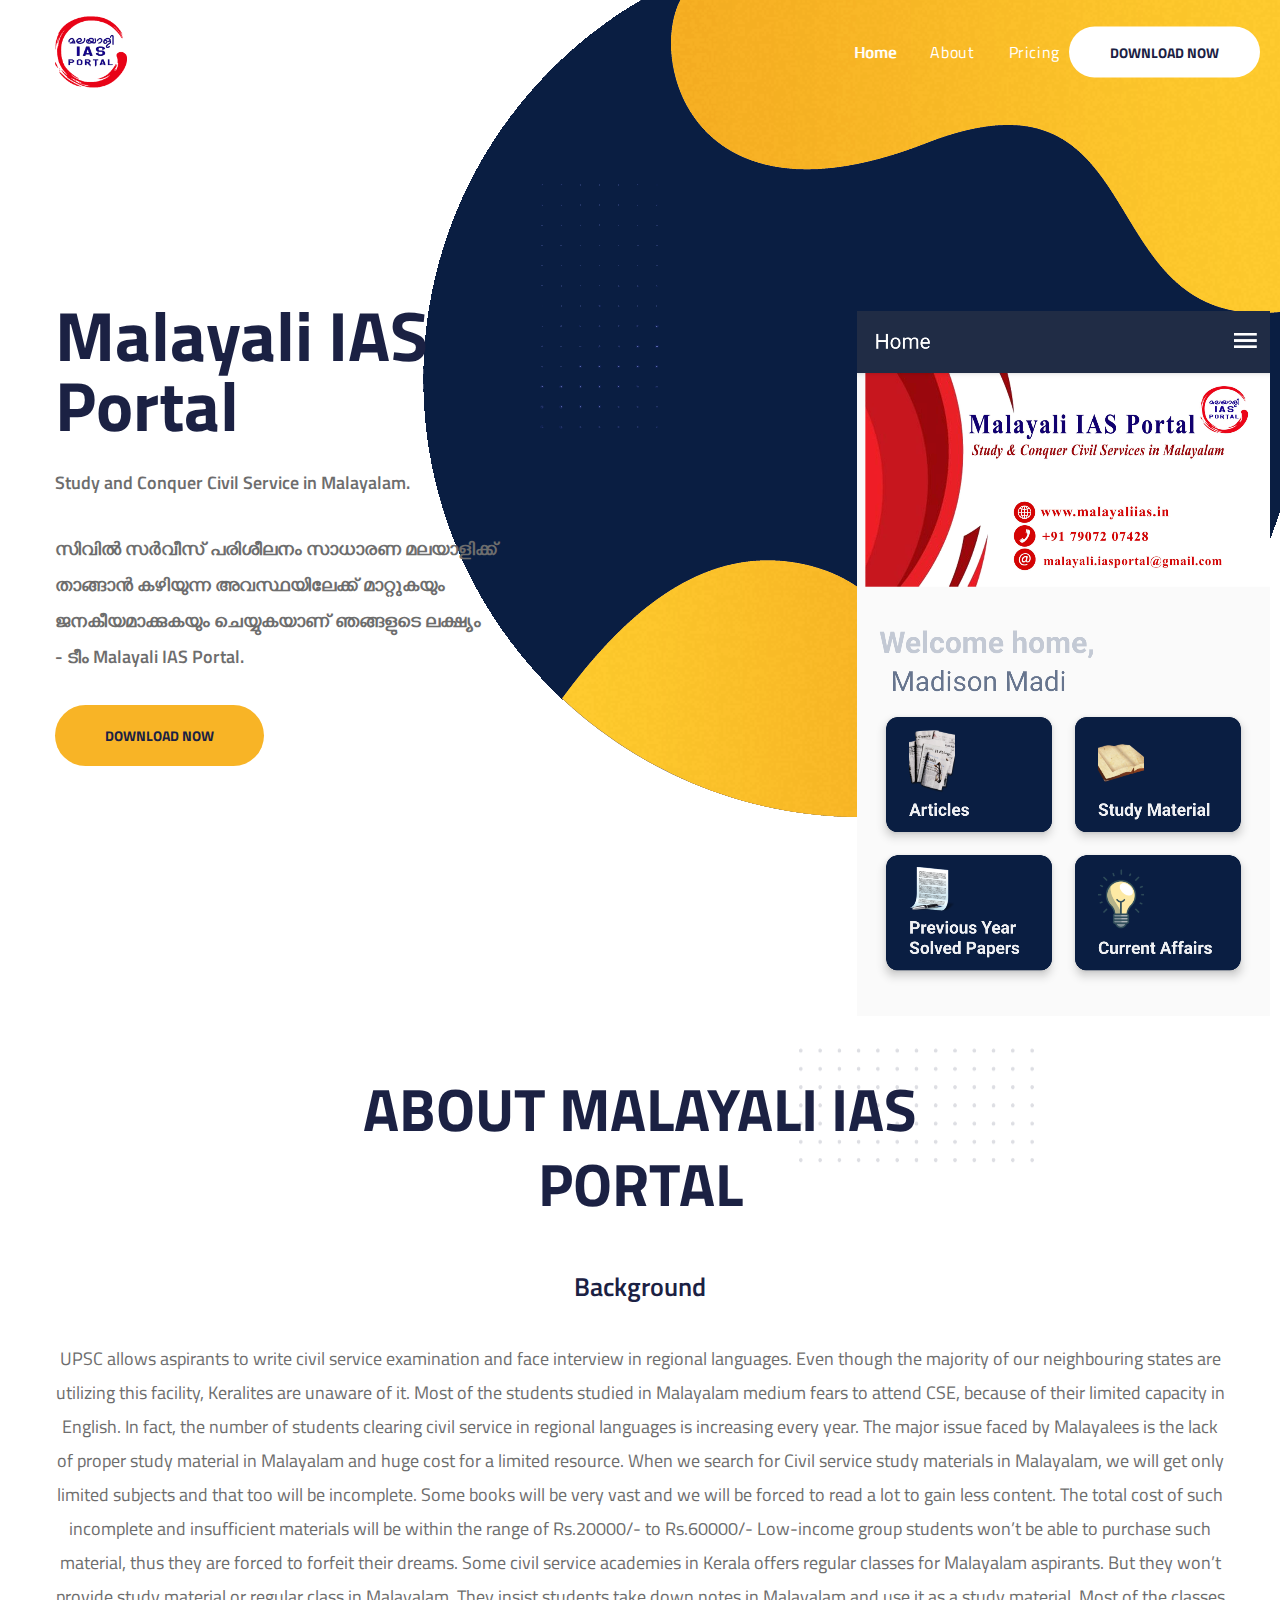
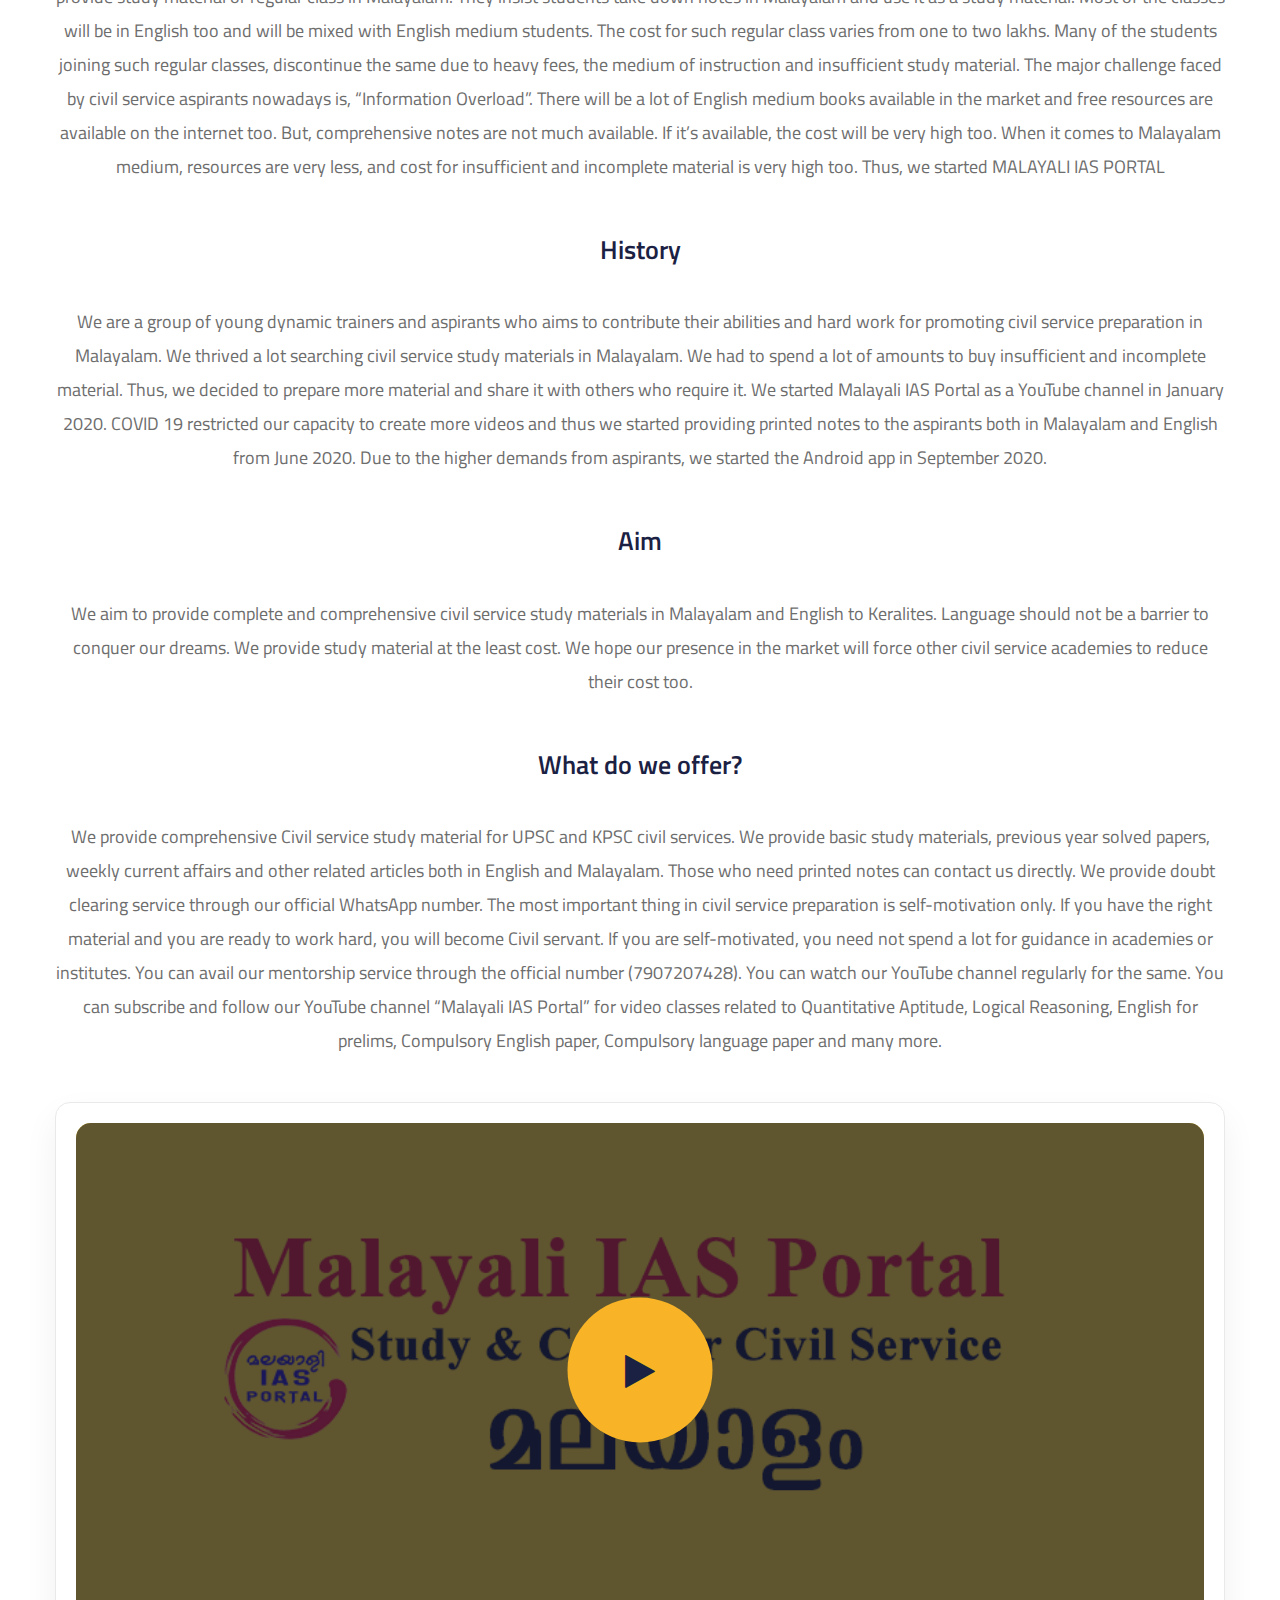
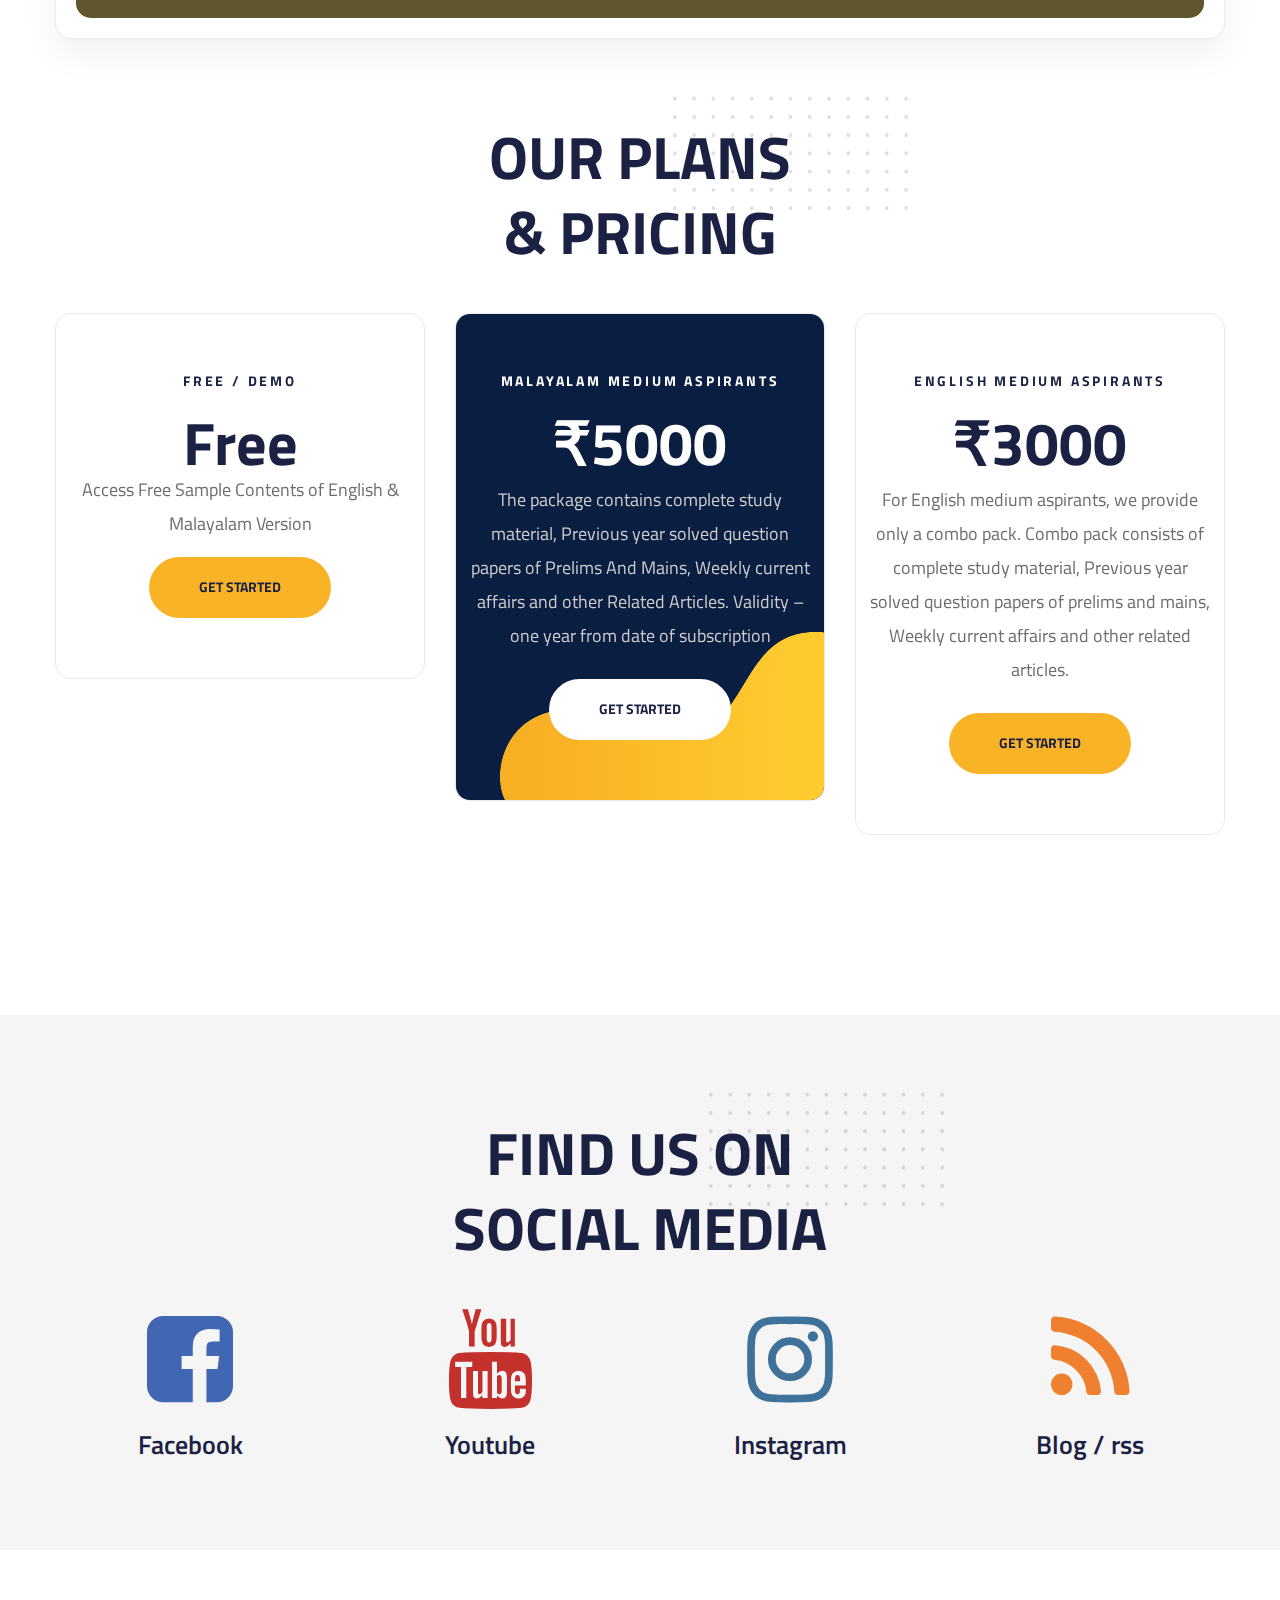
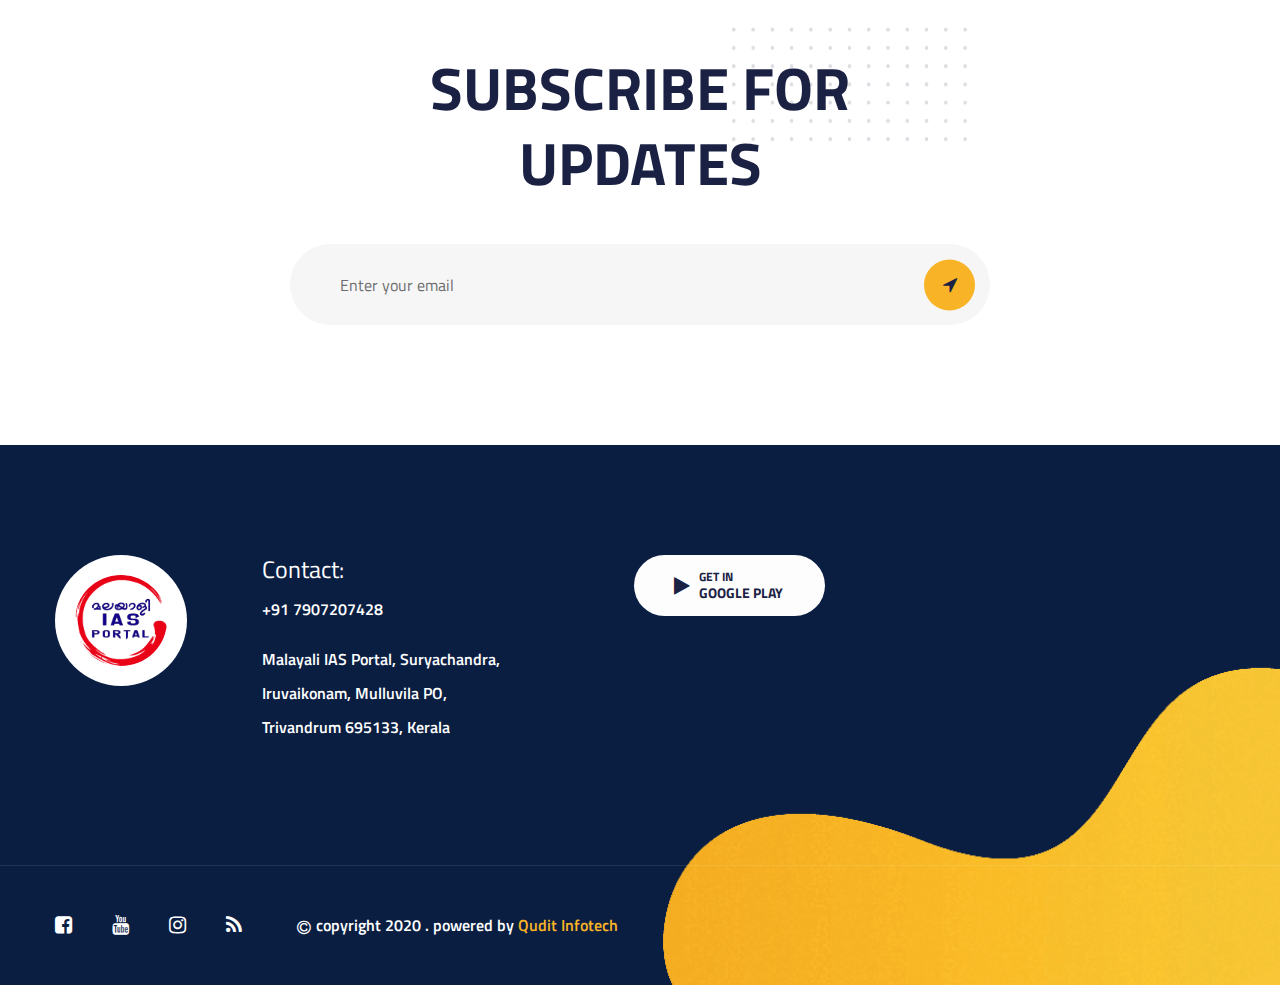
<file: index.html>
<!DOCTYPE html>
<html lang="en">

<head>
    <meta charset="UTF-8">
    <meta name="viewport" content="width=device-width, initial-scale=1.0">
    <meta http-equiv="X-UA-Compatible" content="ie=edge">
    <title>Home | Malayali IAS Portal</title>
    <link rel="icon" type="image/png" sizes="16x16" href="images/favicon/favicon.ico">
    <link rel="manifest" href="images/favicon/manifest.json">
    <meta name="theme-color" content="#ffffff">
    <link rel="stylesheet" href="css/style.css">
    <link rel="stylesheet" href="css/responsive.css">
</head>

<body>
    <div class="preloader"></div><!-- /.preloader -->
    <div class="page-wrapper">
        <header class="site-header header-one header-one__home-two">
            <nav class="navbar navbar-expand-lg navbar-light header-navigation stricky">
                <div class="container clearfix">
                    <!-- Brand and toggle get grouped for better mobile display -->
                    <div class="logo-box clearfix">
                        <a class="navbar-brand" href="index.html">
                            <img src="images/logo.png" class="main-logo" width="72" alt="Awesome Image" />
                        </a>
                        <button class="menu-toggler" data-target=".main-navigation">
                            <span class="fa fa-bars"></span>
                        </button>
                    </div><!-- /.logo-box -->
                    <!-- Collect the nav links, forms, and other content for toggling -->
                    <div class="main-navigation">
                        <ul class=" navigation-box one-page-scroll-menu ">
                            <li class="current scrollToLink">
                                <a href="#home">Home</a>
                                <!--   <ul class="sub-menu">
                                    <li><a href="index.html">Home One</a></li>
                                    <li><a href="index-2.html">Home Two</a></li>
                                </ul> -->
                                <!-- /.sub-menu -->
                            </li>
                            <li class="scrollToLink">
                                <a href="#video">About</a>
                            </li>
                            <li class="scrollToLink">
                                <a href="#pricing">pricing</a>
                            </li>
                            <!--  <li class="scrollToLink">
                                <a href="#blog">Blog</a>
                                <ul class="sub-menu">
                                    <li><a href="blog.html">Blog Style 01</a></li>
                                    <li><a href="blog-details.html">Blog Details</a></li>
                                </ul>
                            </li> -->
                        </ul>
                    </div><!-- /.navbar-collapse -->
                    <div class="right-side-box">
                        <a href="https://play.google.com/store/apps/details?id=com.malayaliiasportal.scholar.app"
                            class="thm-btn header-one__btn">Download now</a>
                    </div><!-- /.right-side-box -->
                </div>
                <!-- /.container -->
            </nav>
        </header><!-- /.header-one -->
        <section class="banner-two" id="home">
            <div class="container">
                <div class="banner-two__moc-wrap">
                    <img src="images/app_screen_shot_new.png" class="banner-two__moc" alt="Awesome Image" />
                </div><!-- /.banner-two__moc-wrap -->
                <div class="row justify-content-start">
                    <div class="col-lg-5">
                        <div class="banner-two__content" style="flex-direction: column;">
                            <h3 class="banner-two__title">Malayali IAS Portal</h3><!-- /.banner-two__title -->
                            <p class="banner-two__text">Study and Conquer Civil Service in Malayalam.</p>
                            <p class="banner-two__text">സിവിൽ സർവീസ് പരിശീലനം സാധാരണ മലയാളിക്ക് താങ്ങാൻ കഴിയുന്ന അവസ്ഥയിലേക്ക് മാറ്റുകയും ജനകീയമാക്കുകയും ചെയ്യുകയാണ് ഞങ്ങളുടെ ലക്ഷ്യം <br />
                                - ടീം Malayali IAS Portal.</p>
                            <!-- /.banner-two__text -->
                            <a href="https://play.google.com/store/apps/details?id=com.malayaliiasportal.scholar.app"
                                class="banner-two__btn thm-btn">Download now</a>
                        </div><!-- /.banner-two__content -->
                    </div><!-- /.col-lg-5 -->
                </div><!-- /.row justify-content-end -->
            </div><!-- /.container -->
        </section><!-- /.banner-two -->

        <div class="video-one" id="video" style="margin-top:100px">
            <div class="container">
                <div class="block-title text-center">
                    <h2 class="block-title__title">About Malayali IAS <br> Portal</h2><!-- /.block-title__title -->

                    <h3 class="blog-details__title" style="margin-top:50px;">Background</h3>

                    <p class="blog-details__text">UPSC allows aspirants to write civil service examination and face
                        interview in regional languages. Even though the majority of our neighbouring states are
                        utilizing this facility, Keralites are unaware of it. Most of the students studied in Malayalam
                        medium fears to attend CSE, because of their limited capacity in English. In fact, the number of
                        students clearing civil service in regional languages is increasing every year.
                        The major issue faced by Malayalees is the lack of proper study material in Malayalam and huge
                        cost for a limited resource. When we search for Civil service study materials in Malayalam, we
                        will get only limited subjects and that too will be incomplete. Some books will be very vast and
                        we will be forced to read a lot to gain less content. The total cost of such incomplete and
                        insufficient materials will be within the range of Rs.20000/- to Rs.60000/- Low-income group
                        students won’t be able to purchase such material, thus they are forced to forfeit their dreams.
                        Some civil service academies in Kerala offers regular classes for Malayalam aspirants. But they
                        won’t provide study material or regular class in Malayalam. They insist students take down notes
                        in Malayalam and use it as a study material. Most of the classes will be in English too and will
                        be mixed with English medium students. The cost for such regular class varies from one to two
                        lakhs. Many of the students joining such regular classes, discontinue the same due to heavy
                        fees, the medium of instruction and insufficient study material.
                        The major challenge faced by civil service aspirants nowadays is, “Information Overload”. There
                        will be a lot of English medium books available in the market and free resources are available
                        on the internet too. But, comprehensive notes are not much available. If it’s available, the
                        cost will be very high too. When it comes to Malayalam medium, resources are very less, and cost
                        for insufficient and incomplete material is very high too.
                        Thus, we started MALAYALI IAS PORTAL</p>

                    <h3 class="blog-details__title" style="margin-top:50px;">History</h3>

                    <p class="blog-details__text">We are a group of young dynamic trainers and aspirants who aims to
                        contribute their abilities and hard work for promoting civil service preparation in Malayalam.
                        We thrived a lot searching civil service study materials in Malayalam. We had to spend a lot of
                        amounts to buy insufficient and incomplete material. Thus, we decided to prepare more material
                        and share it with others who require it.
                        We started Malayali IAS Portal as a YouTube channel in January 2020. COVID 19 restricted our
                        capacity to create more videos and thus we started providing printed notes to the aspirants both
                        in Malayalam and English from June 2020. Due to the higher demands from aspirants, we started
                        the Android app in September 2020.</p>

                    <h3 class="blog-details__title" style="margin-top:50px;">Aim</h3>

                    <p class="blog-details__text">We aim to provide complete and comprehensive civil service study
                        materials in Malayalam and English to Keralites. Language should not be a barrier to conquer our
                        dreams. We provide study material at the least cost. We hope our presence in the market will
                        force other civil service academies to reduce their cost too. </p>

                    <h3 class="blog-details__title" style="margin-top:50px;">What do we offer?</h3>

                    <p class="blog-details__text">We provide comprehensive Civil service study material for UPSC and
                        KPSC civil services. We provide basic study materials, previous year solved papers, weekly
                        current affairs and other related articles both in English and Malayalam. Those who need printed
                        notes can contact us directly. We provide doubt clearing service through our official WhatsApp
                        number.
                        The most important thing in civil service preparation is self-motivation only. If you have the
                        right material and you are ready to work hard, you will become Civil servant. If you are
                        self-motivated, you need not spend a lot for guidance in academies or institutes. You can avail
                        our mentorship service through the official number (7907207428). You can watch our YouTube
                        channel regularly for the same.
                        You can subscribe and follow our YouTube channel “Malayali IAS Portal” for video classes related
                        to Quantitative Aptitude, Logical Reasoning, English for prelims, Compulsory English paper,
                        Compulsory language paper and many more. </p>


                </div><!-- /.block-title -->
                <div class="video-one__content">
                    <img src="images/video_banner.png" alt="Awesome Image" />
                    <a href="https://www.youtube.com/watch?v=Ni4-xBlim5Y" class="video-one__link video-popup"><i
                            class="fa fa-play"></i></a>
                </div><!-- /.video-one__content -->
            </div><!-- /.container -->
        </div><!-- /.video-one -->
        <section class="pricing-one" id="pricing" style="margin-top:100px">
            <div class="container">
                <div class="block-title text-center">
                    <h2 class="block-title__title">Our plans <br> & pricing</h2><!-- /.block-title__title -->
                </div><!-- /.block-title -->
                <div class="row">
                    <div class="col-lg-4">
                        <div class="pricing-one__single">
                            <div class="inner">
                                <div class="pricing-one__top">
                                    <p class="pricing-one__name">Free / Demo</p><!-- /.pricing-one__name -->
                                    <h3 class="pricing-one__amount">Free</h3><!-- /.pricing-one__amount -->
                                </div><!-- /.pricing-one__top -->
                                <p>Access Free Sample Contents of English & Malayalam Version</p>
                                <!-- /.pricing-one__list -->
                                <a href="https://play.google.com/store/apps/details?id=com.malayaliiasportal.scholar.app"
                                    class="pricing-one__btn thm-btn">Get started</a>
                            </div><!-- /.inner -->
                        </div><!-- /.pricing-one__single -->
                    </div><!-- /.col-lg-4 -->
                    <div class="col-lg-4">
                        <div class="pricing-one__single popular">
                            <div class="inner">
                                <div class="pricing-one__top">
                                    <p class="pricing-one__name">Malayalam Medium Aspirants</p>
                                    <!-- /.pricing-one__name -->
                                    <h3 class="pricing-one__amount">₹5000</h3><!-- /.pricing-one__amount -->
                                </div><!-- /.pricing-one__top -->
                                <p style="padding:10px; color:#ccc;">
                                    The package contains complete study material, Previous year solved question papers
                                    of Prelims And Mains, Weekly current affairs and other Related Articles. Validity –
                                    one year from date of subscription
                                </p>
                                <a href="https://play.google.com/store/apps/details?id=com.malayaliiasportal.scholar.app"
                                    class="pricing-one__btn thm-btn">Get started</a>
                            </div><!-- /.inner -->
                        </div><!-- /.pricing-one__single -->
                    </div><!-- /.col-lg-4 -->
                    <div class="col-lg-4">
                        <div class="pricing-one__single">
                            <div class="inner">
                                <div class="pricing-one__top">
                                    <p class="pricing-one__name">English medium aspirants</p>
                                    <!-- /.pricing-one__name -->
                                    <h3 class="pricing-one__amount">₹3000</h3><!-- /.pricing-one__amount -->
                                </div><!-- /.pricing-one__top -->
                                <p style="padding:10px;">
                                    For English medium aspirants, we provide only a combo pack. Combo pack consists of
                                    complete study material, Previous year solved question papers of prelims and mains,
                                    Weekly current affairs and other related articles.
                                </p>
                                <a href="https://play.google.com/store/apps/details?id=com.malayaliiasportal.scholar.app"
                                    class="pricing-one__btn thm-btn">Get started</a>
                            </div><!-- /.inner -->
                        </div><!-- /.pricing-one__single -->
                    </div><!-- /.col-lg-4 -->
                </div><!-- /.row -->
            </div><!-- /.container -->
        </section><!-- /.pricing-one -->


        <section class="blog-one" id="blog">
            <div class="container">
                <div class="block-title text-center">
                    <h2 class="block-title__title">Find us on <br> social media</h2><!-- /.block-title__title -->
                </div><!-- /.block-title -->
                <div class="row">

                    <div class="col-lg-3">
                        <a target="_blank" href="https://www.facebook.com/malayali.ias">
                            <div class="blog-ones__single">
                                <div class="blog-one__image" style="text-align:center;">
                                    <i style="font-size: 100px; color:#4267B2; " class="fa fa-facebook-square"></i>
                                </div><!-- /.blog-one__image -->
                                <div style="text-align:center;" class="blog-one__content">
                                    <h3 class="blog-one__title">Facebook</h3><!-- /.blog-one__title -->
                                </div><!-- /.blog-one__content -->
                            </div><!-- /.blog-one__single -->
                        </a>
                    </div>

                    <div class="col-lg-3">
                        <a target="_blank" href="https://www.youtube.com/c/MalayaliIASPortal">
                            <div class="blog-ones__single">
                                <div class="blog-one__image" style="text-align:center;">
                                    <i style="font-size: 100px; color:#c4302b; " class="fa fa-youtube"></i>
                                </div><!-- /.blog-one__image -->
                                <div style="text-align:center;" class="blog-one__content">
                                    <h3 class="blog-one__title">Youtube</h3><!-- /.blog-one__title -->
                                </div><!-- /.blog-one__content -->
                            </div><!-- /.blog-one__single -->
                        </a>
                    </div>

                    <div class="col-lg-3">
                        <a target="_blank" href="https://www.instagram.com/malayali_ias_portal/">
                            <div class="blog-ones__single">
                                <div class="blog-one__image" style="text-align:center;">
                                    <i style="font-size: 100px; color:#3f729b; " class="fa fa-instagram"></i>
                                </div><!-- /.blog-one__image -->
                                <div style="text-align:center;" class="blog-one__content">
                                    <h3 class="blog-one__title">Instagram</h3><!-- /.blog-one__title -->
                                </div><!-- /.blog-one__content -->
                            </div><!-- /.blog-one__single -->
                        </a>
                    </div>

                    <div class="col-lg-3">
                        <a target="_blank" href="https://malayaliias.blogspot.com/">
                            <div class="blog-ones__single">
                                <div class="blog-one__image" style="text-align:center;">
                                    <i style="font-size: 100px; color:#ee802f; " class="fa fa-rss"></i>
                                </div><!-- /.blog-one__image -->
                                <div style="text-align:center;" class="blog-one__content">
                                    <h3 class="blog-one__title">Blog / rss</h3><!-- /.blog-one__title -->
                                </div><!-- /.blog-one__content -->
                            </div><!-- /.blog-one__single -->
                        </a>
                    </div>


                </div><!-- /.row -->
            </div><!-- /.container -->
        </section>

        <section class="subscribe-one">
            <div class="container">
                <div class="block-title text-center">
                    <h2 class="block-title__title">Subscribe for <br> updates</h2><!-- /.block-title__title -->
                </div><!-- /.block-title -->
                <form action="#" class="subscribe-one__form">
                    <input type="text" name="email" placeholder="Enter your email">
                    <button type="submit" class="subscribe-one__btn"><i class="fa fa-location-arrow"></i></button>
                </form><!-- /.subscribe-one__form -->
            </div><!-- /.container -->
        </section><!-- /.subscribe-one -->
        <footer class="site-footer">
            <div class="site-footer__upper">
                <div class="container">
                    <div class="row">
                        <div class="col-lg-5">
                            <div class="footer-widget">
                                <a href="/" class="footer-widget__logo"><img style="background: #fff;padding: 20px;border-radius: 100%;" src="images/logo.png" width="132" alt="Awesome Image"></a>
                                <div style="display:flex; flex-direction:column;" >
                                <h4 style="margin-left: 75px; color:#fff" >Contact:</h4>
                                <p class="footer-widget__text">+91 7907207428</p>
                                <p class="footer-widget__text">Malayali IAS Portal, Suryachandra, Iruvaikonam, Mulluvila PO, Trivandrum 695133, Kerala</p><!-- /.footer-widget__text -->
                                </div>
                            </div><!-- /.footer-widget -->
                        </div>
                        <div class="col-lg-3">
                            <div class="footer-widget">
                                <a href="https://play.google.com/store/apps/details?id=com.malayaliiasportal.scholar.app"
                                    class="footer-widget__btn">
                                    <i class="fa fa-play"></i>
                                    <span class="footer-widget__btn-text">
                                        Get in <span class="footer-widget__btn-text-highlight">Google Play</span>
                                    </span>
                                </a>
                            </div><!-- /.footer-widget -->
                        </div><!-- /.col-lg-3 -->
                    </div><!-- /.row -->
                </div><!-- /.container -->
            </div><!-- /.site-footer__upper -->
            <div class="site-footer__bottom">
                <div class="container">
                    <div class="site-footer__social">
                        <a target="_blank" href="https://www.facebook.com/malayali.ias"><i
                                class="fa fa-facebook-square"></i></a>
                        <a target="_blank" href="https://www.youtube.com/c/MalayaliIASPortal"><i
                                class="fa fa-youtube"></i></a>
                        <a target="_blank" href="https://www.instagram.com/malayali_ias_portal/"><i
                                class="fa fa-instagram"></i></a>
                        <a target="_blank" href="https://malayaliias.blogspot.com/"><i class="fa fa-rss"></i></a>
                    </div><!-- /.site-footer__social -->
                    <p class="site-footer__copy-text"><i class="fa fa-copyright"></i>copyright 2020 . powered by <a
                            target="_blank" href="http://www.quditinfotech.com/">Qudit Infotech</a></p>
                    <!-- /.site-footer__copy-text -->
                </div><!-- /.container -->
            </div><!-- /.site-footer__bottom -->
        </footer><!-- /.site-footer -->
    </div><!-- /.page-wrapper -->
    <a href="#" data-target="html" class="scroll-to-target scroll-to-top"><i class="fa fa-angle-up"></i></a>
    <!-- /.scroll-to-top -->
    <script src="js/jquery.js"></script>
    <script src="js/bootstrap.bundle.min.js"></script>
    <script src="js/owl.carousel.min.js"></script>
    <script src="js/waypoints.min.js"></script>
    <script src="js/jquery.counterup.min.js"></script>
    <script src="js/waypoints.min.js"></script>
    <script src="js/jquery.counterup.min.js"></script>
    <script src="js/jquery.magnific-popup.min.js"></script>
    <script src="js/owl.carousel.min.js"></script>
    <script src="js/swiper.min.js"></script>
    <script src="js/jquery.easing.min.js"></script>
    <script src="js/theme.js"></script>
</body>

</html>
</file>
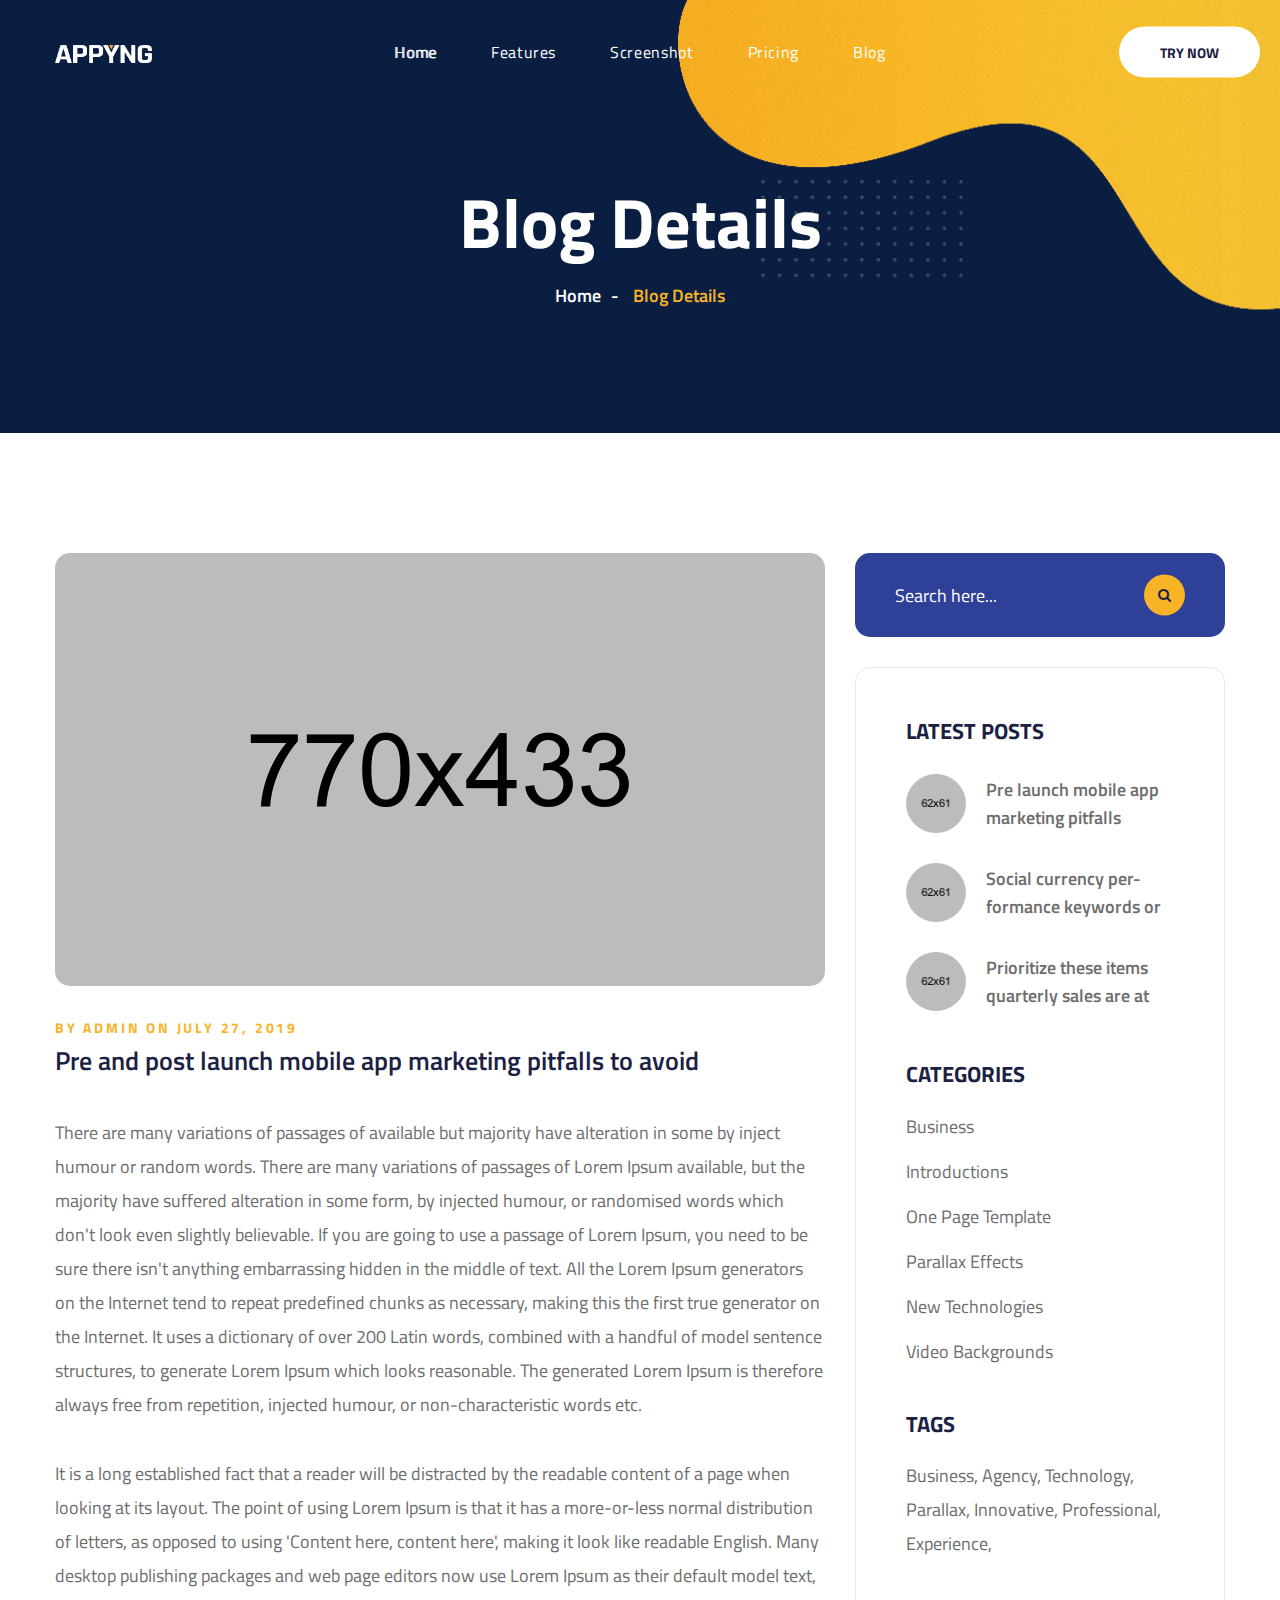
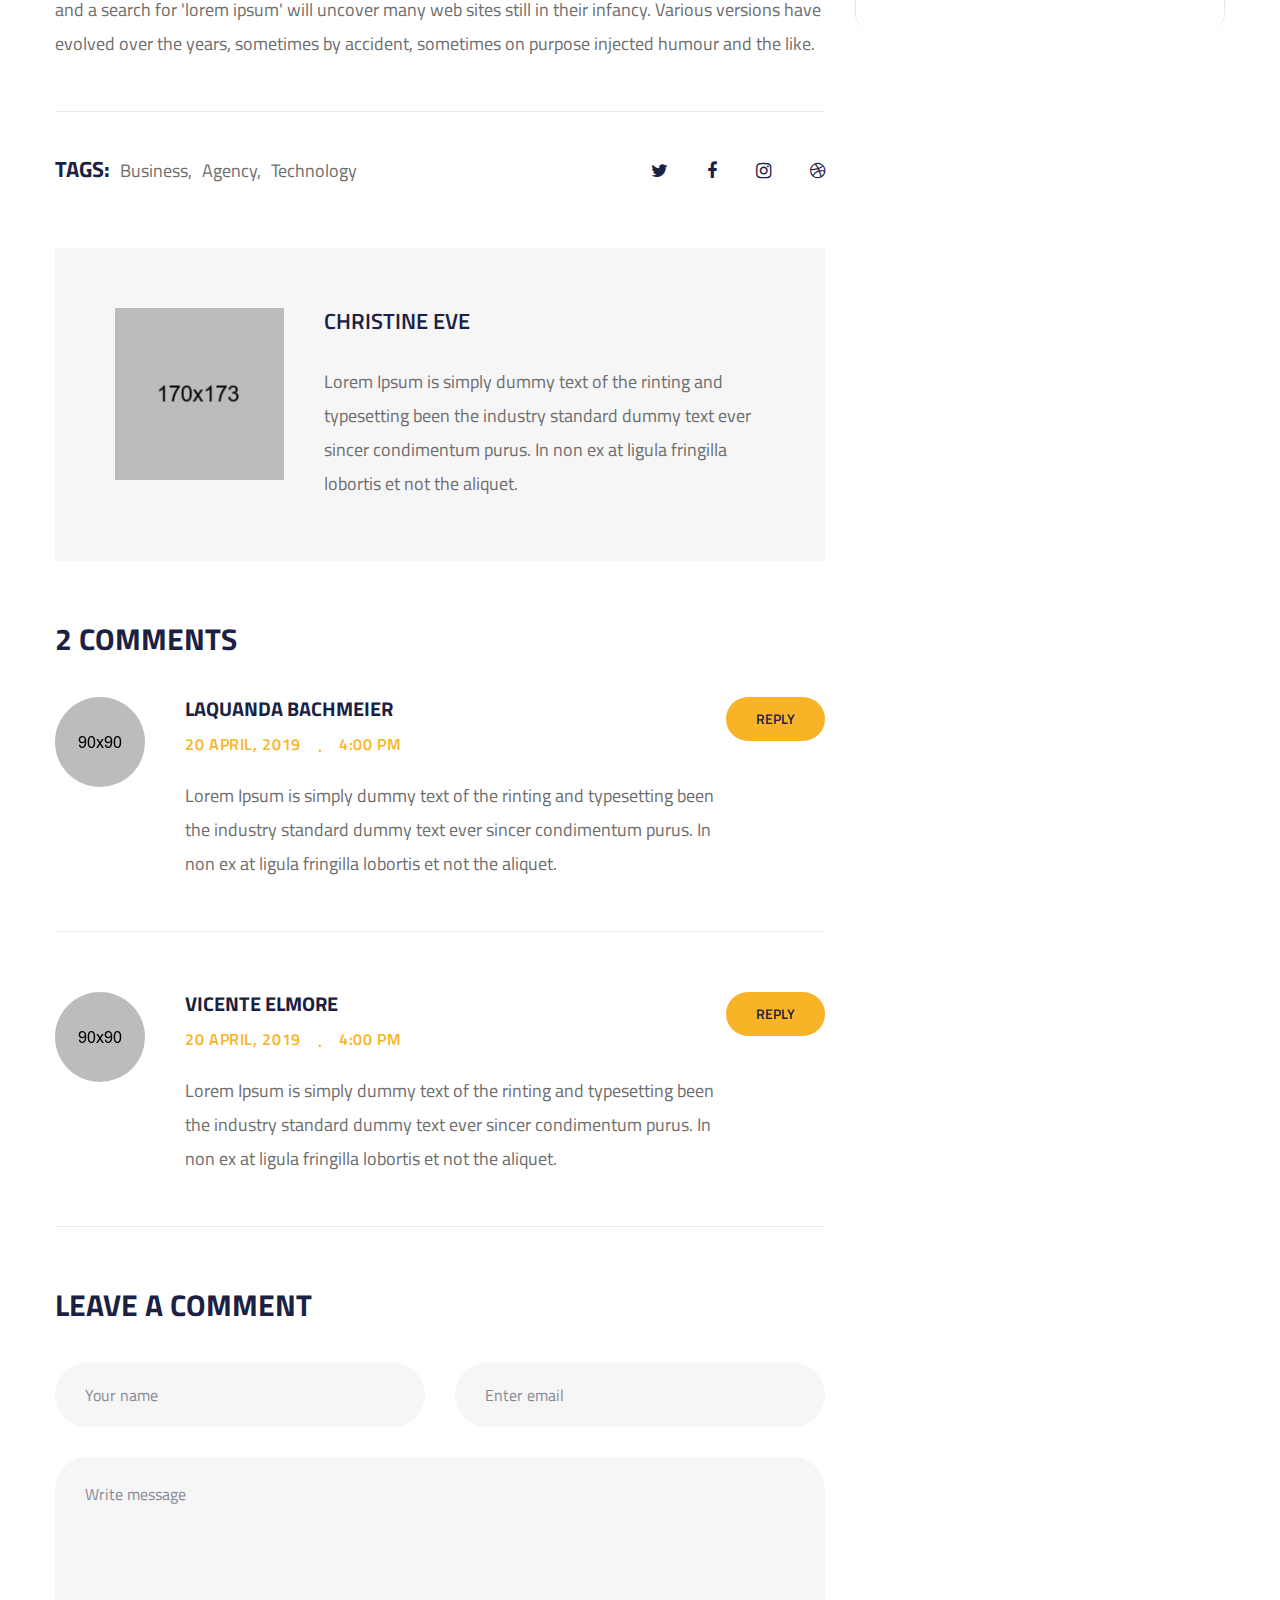
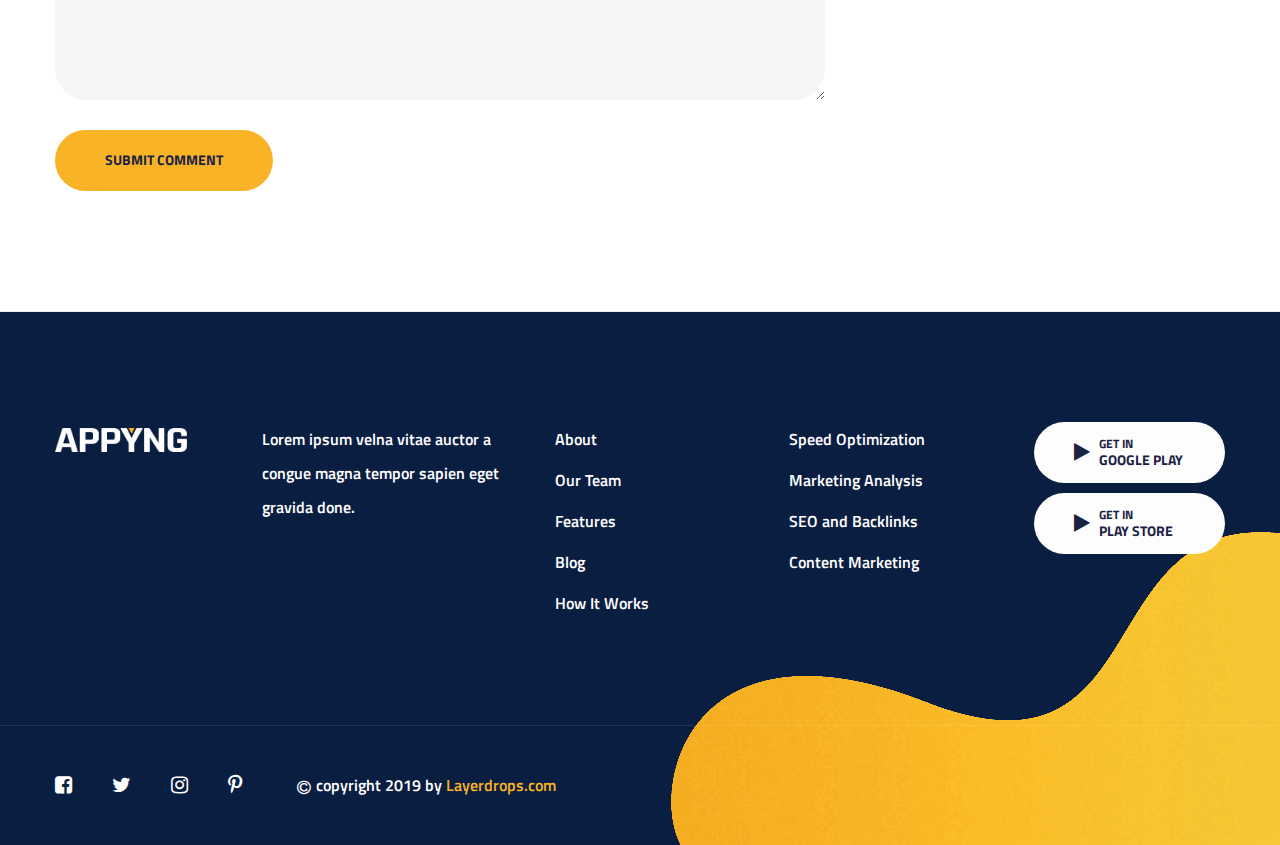
<file: blog-details.html>
<!DOCTYPE html>
<html lang="en">

<head>
    <meta charset="UTF-8">
    <meta name="viewport" content="width=device-width, initial-scale=1.0">
    <meta http-equiv="X-UA-Compatible" content="ie=edge">
    <title>Blog Details || Appyng || SEO & Software Landing Page HTML Template</title>
    <link rel="apple-touch-icon" sizes="57x57" href="images/favicon/apple-icon-57x57.png">
    <link rel="apple-touch-icon" sizes="60x60" href="images/favicon/apple-icon-60x60.png">
    <link rel="apple-touch-icon" sizes="72x72" href="images/favicon/apple-icon-72x72.png">
    <link rel="apple-touch-icon" sizes="76x76" href="images/favicon/apple-icon-76x76.png">
    <link rel="apple-touch-icon" sizes="114x114" href="images/favicon/apple-icon-114x114.png">
    <link rel="apple-touch-icon" sizes="120x120" href="images/favicon/apple-icon-120x120.png">
    <link rel="apple-touch-icon" sizes="144x144" href="images/favicon/apple-icon-144x144.png">
    <link rel="apple-touch-icon" sizes="152x152" href="images/favicon/apple-icon-152x152.png">
    <link rel="apple-touch-icon" sizes="180x180" href="images/favicon/apple-icon-180x180.png">
    <link rel="icon" type="image/png" sizes="192x192" href="images/favicon/android-icon-192x192.png">
    <link rel="icon" type="image/png" sizes="32x32" href="images/favicon/favicon-32x32.png">
    <link rel="icon" type="image/png" sizes="96x96" href="images/favicon/favicon-96x96.png">
    <link rel="icon" type="image/png" sizes="16x16" href="images/favicon/favicon-16x16.png">
    <link rel="manifest" href="images/favicon/manifest.json">
    <meta name="msapplication-TileColor" content="#ffffff">
    <meta name="msapplication-TileImage" content="/ms-icon-144x144.png">
    <meta name="theme-color" content="#ffffff">
    <link rel="stylesheet" href="css/style.css">
    <link rel="stylesheet" href="css/responsive.css">
</head>

<body>
    <div class="preloader"></div><!-- /.preloader -->
    <div class="page-wrapper">
        <header class="site-header header-one ">
            <nav class="navbar navbar-expand-lg navbar-light header-navigation stricky">
                <div class="container clearfix">
                    <!-- Brand and toggle get grouped for better mobile display -->
                    <div class="logo-box clearfix">
                        <a class="navbar-brand" href="index.html">
                            <img src="images/logo-1-1.png" class="main-logo" width="97" alt="Awesome Image" />
                        </a>
                        <button class="menu-toggler" data-target=".main-navigation">
                            <span class="fa fa-bars"></span>
                        </button>
                    </div><!-- /.logo-box -->
                    <!-- Collect the nav links, forms, and other content for toggling -->
                    <div class="main-navigation">
                        <ul class=" navigation-box one-page-scroll-menu ">
                            <li class="current ">
                                <a href="index.html#home">Home</a>
                                <ul class="sub-menu">
                                    <li><a href="index.html">Home One</a></li>
                                    <li><a href="index-2.html">Home Two</a></li>
                                </ul><!-- /.sub-menu -->
                            </li>
                            <li class="">
                                <a href="index.html#services">Features</a>
                            </li>
                            <li class="">
                                <a href="index.html#screens">Screenshot</a>
                            </li>
                            <li class="">
                                <a href="index.html#pricing">pricing</a>
                            </li>
                            <li class="">
                                <a href="index.html#blog">Blog</a>
                                <ul class="sub-menu">
                                    <li><a href="blog.html">Blog Style 01</a></li>
                                    <li><a href="blog-details.html">Blog Details</a></li>
                                </ul><!-- /.sub-menu -->
                            </li>
                        </ul>
                    </div><!-- /.navbar-collapse -->
                    <div class="right-side-box">
                        <a href="#" class="thm-btn header-one__btn">try now</a>
                    </div><!-- /.right-side-box -->
                </div>
                <!-- /.container -->
            </nav>
        </header><!-- /.header-one -->
        <section class="inner-banner">
            <div class="container">
                <h2 class="inner-banner__title">Blog Details</h2><!-- /.inner-banner__title -->
                <ul class="thm-breadcrumb">
                    <li class="thm-breadcrumb__item">
                        <a href="#" class="thm-breadcrumb__link">Home</a>
                    </li><!-- /.thm-breadcrumb__item -->
                    <li class="thm-breadcrumb__item current">
                        <a href="#" class="thm-breadcrumb__link">Blog Details</a>
                    </li><!-- /.thm-breadcrumb__item -->
                </ul><!-- /.thm-breadcrumb -->
            </div><!-- /.container -->
        </section><!-- /.inner-banner -->
        <section class="blog-details">
            <div class="container">
                <div class="row">
                    <div class="col-lg-8">
                        <div class="blog-details__content">
                            <div class="blog-details__image">
                                <img src="images/blog-single-1-1.jpg" alt="Awesome Image" />
                            </div><!-- /.blog-details__image -->
                            <div class="blog-details__top">
                                <span class="blog-one__meta">by <a href="#">admin</a> on <a href="#">july 27, 2019</a></span>
                            </div><!-- /.blog-details__top -->
                            <h3 class="blog-details__title">Pre and post launch mobile app marketing pitfalls to avoid</h3><!-- /.blog-details__title -->
                            <p class="blog-details__text">There are many variations of passages of available but majority have alteration in some by inject humour or random words. There are many variations of passages of Lorem Ipsum available, but the majority have suffered alteration in some form, by injected humour, or randomised words which don't look even slightly believable. If you are going to use a passage of Lorem Ipsum, you need to be sure there isn't anything embarrassing hidden in the middle of text. All the Lorem Ipsum generators on the Internet tend to repeat predefined chunks as necessary, making this the first true generator on the Internet. It uses a dictionary of over 200 Latin words, combined with a handful of model sentence structures, to generate Lorem Ipsum which looks reasonable. The generated Lorem Ipsum is therefore always free from repetition, injected humour, or non-characteristic words etc.</p><!-- /.blog-details__text -->
                            <p class="blog-details__text">It is a long established fact that a reader will be distracted by the readable content of a page when looking at its layout. The point of using Lorem Ipsum is that it has a more-or-less normal distribution of letters, as opposed to using 'Content here, content here', making it look like readable English. Many desktop publishing packages and web page editors now use Lorem Ipsum as their default model text, and a search for 'lorem ipsum' will uncover many web sites still in their infancy. Various versions have evolved over the years, sometimes by accident, sometimes on purpose injected humour and the like.</p><!-- /.blog-details__text -->
                        </div><!-- /.blog-details__content -->
                        <div class="share-block">
                            <div class="left-block">
                                <p>Tags: <a href="#">Business,</a> <a href="#">Agency,</a> <a href="#">Technology</a></p>
                            </div><!-- /.left-block -->
                            <div class="social-block">
                                <a href="#"><i class="fa fa-twitter"></i></a>
                                <a href="#"><i class="fa fa-facebook-f"></i></a>
                                <a href="#"><i class="fa fa-instagram"></i></a>
                                <a href="#"><i class="fa fa-dribbble"></i></a>
                            </div><!-- /.social-block -->
                        </div><!-- /.share-block -->
                        <div class="blog-details__author">
                            <div class="blog-details__author-image">
                                <img src="images/author-1-1.jpg" alt="Awesome Image" />
                            </div><!-- /.blog-details__image -->
                            <div class="blog-details__author-content">
                                <h3>Christine Eve</h3>
                                <p>Lorem Ipsum is simply dummy text of the rinting and typesetting been the industry standard dummy text ever sincer condimentum purus. In non ex at ligula fringilla lobortis et not the aliquet.</p>
                            </div><!-- /.blog-details__content -->
                        </div><!-- /.blog-details__author -->
                        <h2 class="blog-details__content-title">2 Comments</h2><!-- /.blog-details__content-title -->
                        <div class="comment-one">
                            <div class="comment-one__single">
                                <div class="comment-one__image">
                                    <div class="inner-block">
                                        <img src="images/comment-1-1.jpg" alt="Awesome Image" />
                                    </div><!-- /.inner-block -->
                                </div><!-- /.comment-one__image -->
                                <div class="comment-one__content">
                                    <div class="comment-one__content-top">
                                        <div class="comment-one__top-left">
                                            <h3 class="comment-one__author">Laquanda Bachmeier</h3><!-- /.comment-one__author -->
                                            <p class="comment-one__date">20 April, 2019 <span class="comment-one__date-sep">.</span> 4:00 pm</p><!-- /.comment-one__date -->
                                            <p class="comment-one__text">Lorem Ipsum is simply dummy text of the rinting and typesetting been the industry standard dummy text ever sincer condimentum purus. In non ex at ligula fringilla lobortis et not the aliquet.</p><!-- /.comment-one__text -->
                                        </div><!-- /.comment-one__top-left -->
                                        <div class="comment-one__top-right">
                                            <a href="#" class="comment-one__reply">Reply</a>
                                        </div><!-- /.comment-one__top-right -->
                                    </div><!-- /.comment-one__content-top -->
                                </div><!-- /.comment-one__content -->
                            </div><!-- /.comment-one__single -->
                            <div class="comment-one__single">
                                <div class="comment-one__image">
                                    <div class="inner-block">
                                        <img src="images/comment-1-2.jpg" alt="Awesome Image" />
                                    </div><!-- /.inner-block -->
                                </div><!-- /.comment-one__image -->
                                <div class="comment-one__content">
                                    <div class="comment-one__content-top">
                                        <div class="comment-one__top-left">
                                            <h3 class="comment-one__author">Vicente Elmore</h3><!-- /.comment-one__author -->
                                            <p class="comment-one__date">20 April, 2019 <span class="comment-one__date-sep">.</span> 4:00 pm</p><!-- /.comment-one__date -->
                                            <p class="comment-one__text">Lorem Ipsum is simply dummy text of the rinting and typesetting been the industry standard dummy text ever sincer condimentum purus. In non ex at ligula fringilla lobortis et not the aliquet.</p><!-- /.comment-one__text -->
                                        </div><!-- /.comment-one__top-left -->
                                        <div class="comment-one__top-right">
                                            <a href="#" class="comment-one__reply">Reply</a>
                                        </div><!-- /.comment-one__top-right -->
                                    </div><!-- /.comment-one__content-top -->
                                </div><!-- /.comment-one__content -->
                            </div><!-- /.comment-one__single -->
                        </div><!-- /.comment-one -->
                        <h2 class="blog-details__content-title">Leave a Comment</h2><!-- /.blog-details__content-title -->
                        <form action="#" class="reply-form">
                            <div class="row">
                                <div class="col-lg-6">
                                    <input type="text" placeholder="Your name" class="reply-form__field">
                                </div><!-- /.col-lg-6 -->
                                <div class="col-lg-6">
                                    <input type="text" placeholder="Enter email" class="reply-form__field">
                                </div><!-- /.col-lg-6 -->
                                <div class="col-lg-12">
                                    <textarea placeholder="Write message" class="reply-form__field"></textarea>
                                    <button class="reply-form__btn thm-btn" type="submit">Submit Comment</button>
                                </div><!-- /.col-lg-12 -->
                            </div><!-- /.row -->
                        </form><!-- /.reply-form -->
                    </div><!-- /.col-lg-8 -->
                    <div class="col-lg-4">
                        <div class="sidebar">
                            <div class="sidebar__single sidebar__search">
                                <form action="#" class="sidebar__search-form">
                                    <input type="text" name="search" placeholder="Search here...">
                                    <button type="submit"><i class="fa fa-search"></i></button>
                                </form>
                            </div><!-- /.sidebar__single -->
                            <div class="sidebar__single sidebar__post">
                                <h3 class="sidebar__title">Latest Posts</h3><!-- /.sidebar__title -->
                                <div class="sidebar__post-wrap">
                                    <div class="sidebar__post__single">
                                        <div class="sidebar__post-image">
                                            <div class="inner-block"><img src="images/lp-1-1.jpg" alt="Awesome Image" /></div><!-- /.inner-block -->
                                        </div><!-- /.sidebar__post-image -->
                                        <div class="sidebar__post-content">
                                            <h4 class="sidebar__post-title"><a href="#">Pre launch mobile app marketing pitfalls</a></h4><!-- /.sidebar__post-title -->
                                        </div><!-- /.sidebar__post-content -->
                                    </div><!-- /.sidebar__post__single -->
                                    <div class="sidebar__post__single">
                                        <div class="sidebar__post-image">
                                            <div class="inner-block"><img src="images/lp-1-2.jpg" alt="Awesome Image" /></div><!-- /.inner-block -->
                                        </div><!-- /.sidebar__post-image -->
                                        <div class="sidebar__post-content">
                                            <h4 class="sidebar__post-title"><a href="#">Social currency per- formance keywords or</a></h4><!-- /.sidebar__post-title -->
                                        </div><!-- /.sidebar__post-content -->
                                    </div><!-- /.sidebar__post__single -->
                                    <div class="sidebar__post__single">
                                        <div class="sidebar__post-image">
                                            <div class="inner-block"><img src="images/lp-1-3.jpg" alt="Awesome Image" /></div><!-- /.inner-block -->
                                        </div><!-- /.sidebar__post-image -->
                                        <div class="sidebar__post-content">
                                            <h4 class="sidebar__post-title"><a href="#">Prioritize these items quarterly sales are at</a></h4><!-- /.sidebar__post-title -->
                                        </div><!-- /.sidebar__post-content -->
                                    </div><!-- /.sidebar__post__single -->
                                </div><!-- /.sidebar__post-wrap -->
                            </div><!-- /.sidebar__single -->
                            <div class="sidebar__single sidebar__category">
                                <h3 class="sidebar__title">Categories</h3><!-- /.sidebar__title -->
                                <ul class="sidebar__category-list">
                                    <li class="sidebar__category-list-item"><a href="#">Business</a></li>
                                    <li class="sidebar__category-list-item"><a href="#">Introductions</a></li>
                                    <li class="sidebar__category-list-item"><a href="#">One Page Template</a></li>
                                    <li class="sidebar__category-list-item"><a href="#">Parallax Effects</a></li>
                                    <li class="sidebar__category-list-item"><a href="#">New Technologies</a></li>
                                    <li class="sidebar__category-list-item"><a href="#">Video Backgrounds</a></li>
                                </ul><!-- /.sidebar__category-list -->
                            </div><!-- /.sidebar__single -->
                            <div class="sidebar__single sidebar__tags">
                                <h3 class="sidebar__title">Tags</h3><!-- /.sidebar__title -->
                                <ul class="sidebar__tags-list">
                                    <li class="sidebar__tags-list-item"><a href="#">Business,</a></li>
                                    <li class="sidebar__tags-list-item"><a href="#">Agency,</a></li>
                                    <li class="sidebar__tags-list-item"><a href="#">Technology,</a></li>
                                    <li class="sidebar__tags-list-item"><a href="#">Parallax,</a></li>
                                    <li class="sidebar__tags-list-item"><a href="#">Innovative,</a></li>
                                    <li class="sidebar__tags-list-item"><a href="#">Professional,</a></li>
                                    <li class="sidebar__tags-list-item"><a href="#">Experience,</a></li>
                                </ul><!-- /.sidebar__category-list -->
                            </div><!-- /.sidebar__single -->
                        </div><!-- /.sidebar -->
                    </div><!-- /.col-lg-4 -->
                </div><!-- /.row -->
            </div><!-- /.container -->
        </section><!-- /.blog-details -->
        <footer class="site-footer">
            <div class="site-footer__upper">
                <div class="container">
                    <div class="row">
                        <div class="col-lg-5">
                            <div class="footer-widget">
                                <a href="index.html" class="footer-widget__logo"><img src="images/logo-1-1.png" width="132" alt="Awesome Image" /></a>
                                <p class="footer-widget__text">Lorem ipsum velna vitae auctor a congue magna tempor sapien eget gravida done.</p><!-- /.footer-widget__text -->
                            </div><!-- /.footer-widget -->
                        </div><!-- /.col-lg-5 -->
                        <div class="col-lg-4">
                            <div class="footer-widget">
                                <ul class="footer-widget__links">
                                    <li class="footer-widget__links-item"><a href="#">About</a></li>
                                    <li class="footer-widget__links-item"><a href="#">Our Team</a></li>
                                    <li class="footer-widget__links-item"><a href="#">Features</a></li>
                                    <li class="footer-widget__links-item"><a href="#">Blog</a></li>
                                    <li class="footer-widget__links-item"><a href="#">How It Works</a></li>
                                </ul><!-- /.footer-widget__links -->
                                <ul class="footer-widget__links">
                                    <li class="footer-widget__links-item"><a href="#">Speed Optimization</a></li>
                                    <li class="footer-widget__links-item"><a href="#">Marketing Analysis</a></li>
                                    <li class="footer-widget__links-item"><a href="#">SEO and Backlinks</a></li>
                                    <li class="footer-widget__links-item"><a href="#">Content Marketing</a></li>
                                </ul><!-- /.footer-widget__links -->
                            </div><!-- /.footer-widget -->
                        </div><!-- /.col-lg-4 -->
                        <div class="col-lg-3">
                            <div class="footer-widget">
                                <a href="#" class="footer-widget__btn">
                                    <i class="fa fa-play"></i>
                                    <span class="footer-widget__btn-text">
                                        Get in <span class="footer-widget__btn-text-highlight">Google Play</span>
                                    </span>
                                </a>
                                <a href="#" class="footer-widget__btn">
                                    <i class="fa fa-play"></i>
                                    <span class="footer-widget__btn-text">
                                        Get in <span class="footer-widget__btn-text-highlight">play store</span>
                                    </span>
                                </a>
                            </div><!-- /.footer-widget -->
                        </div><!-- /.col-lg-3 -->
                    </div><!-- /.row -->
                </div><!-- /.container -->
            </div><!-- /.site-footer__upper -->
            <div class="site-footer__bottom">
                <div class="container">
                    <div class="site-footer__social">
                        <a href="#"><i class="fa fa-facebook-square"></i></a>
                        <a href="#"><i class="fa fa-twitter"></i></a>
                        <a href="#"><i class="fa fa-instagram"></i></a>
                        <a href="#"><i class="fa fa-pinterest-p"></i></a>
                    </div><!-- /.site-footer__social -->
                    <p class="site-footer__copy-text"><i class="fa fa-copyright"></i>copyright 2019 by <a href="#">Layerdrops.com</a></p><!-- /.site-footer__copy-text -->
                </div><!-- /.container -->
            </div><!-- /.site-footer__bottom -->
        </footer><!-- /.site-footer -->
    </div><!-- /.page-wrapper -->
    <a href="#" data-target="html" class="scroll-to-target scroll-to-top"><i class="fa fa-angle-up"></i></a>
    <!-- /.scroll-to-top -->
    <script src="js/jquery.js"></script>
    <script src="js/bootstrap.bundle.min.js"></script>
    <script src="js/owl.carousel.min.js"></script>
    <script src="js/waypoints.min.js"></script>
    <script src="js/jquery.counterup.min.js"></script>
    <script src="js/waypoints.min.js"></script>
    <script src="js/jquery.counterup.min.js"></script>
    <script src="js/owl.carousel.min.js"></script>
    <script src="js/swiper.min.js"></script>
    <script src="js/jquery.easing.min.js"></script>
    <script src="js/theme.js"></script>
</body>

</html>
</file>
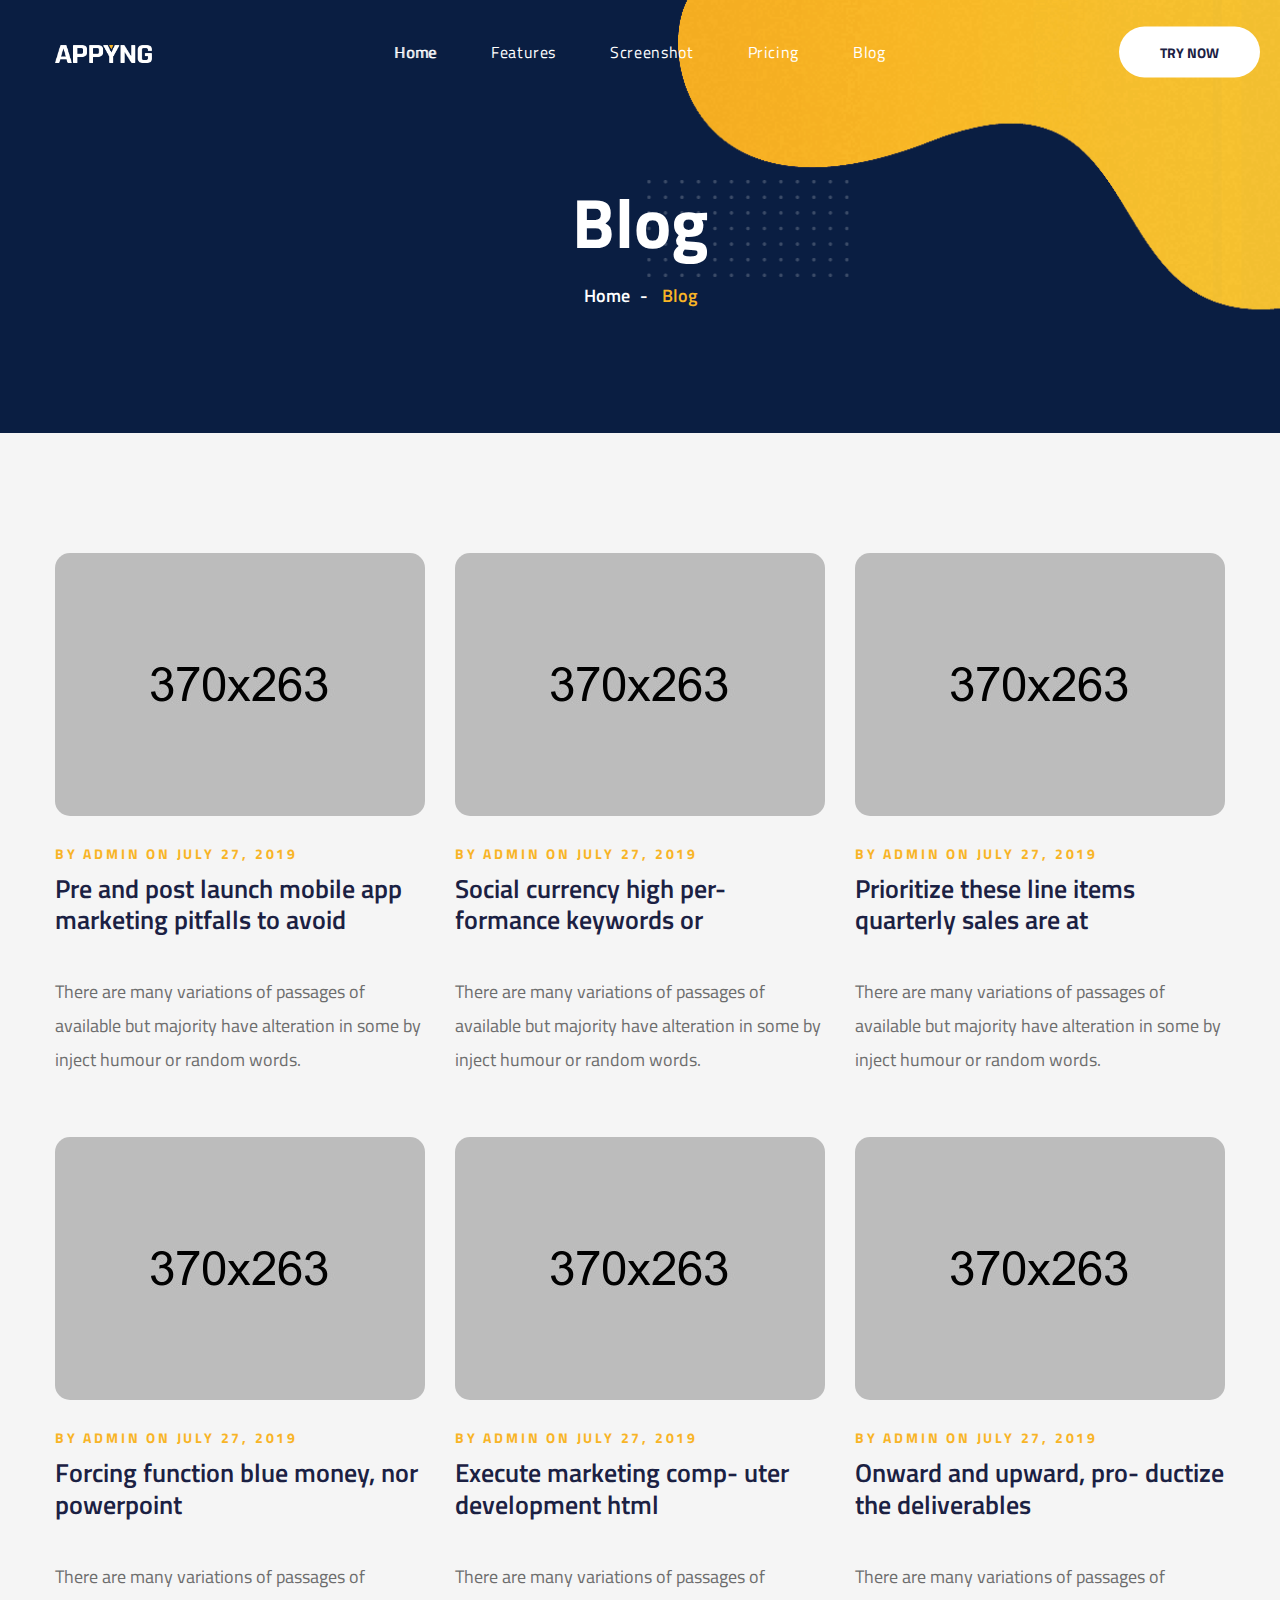
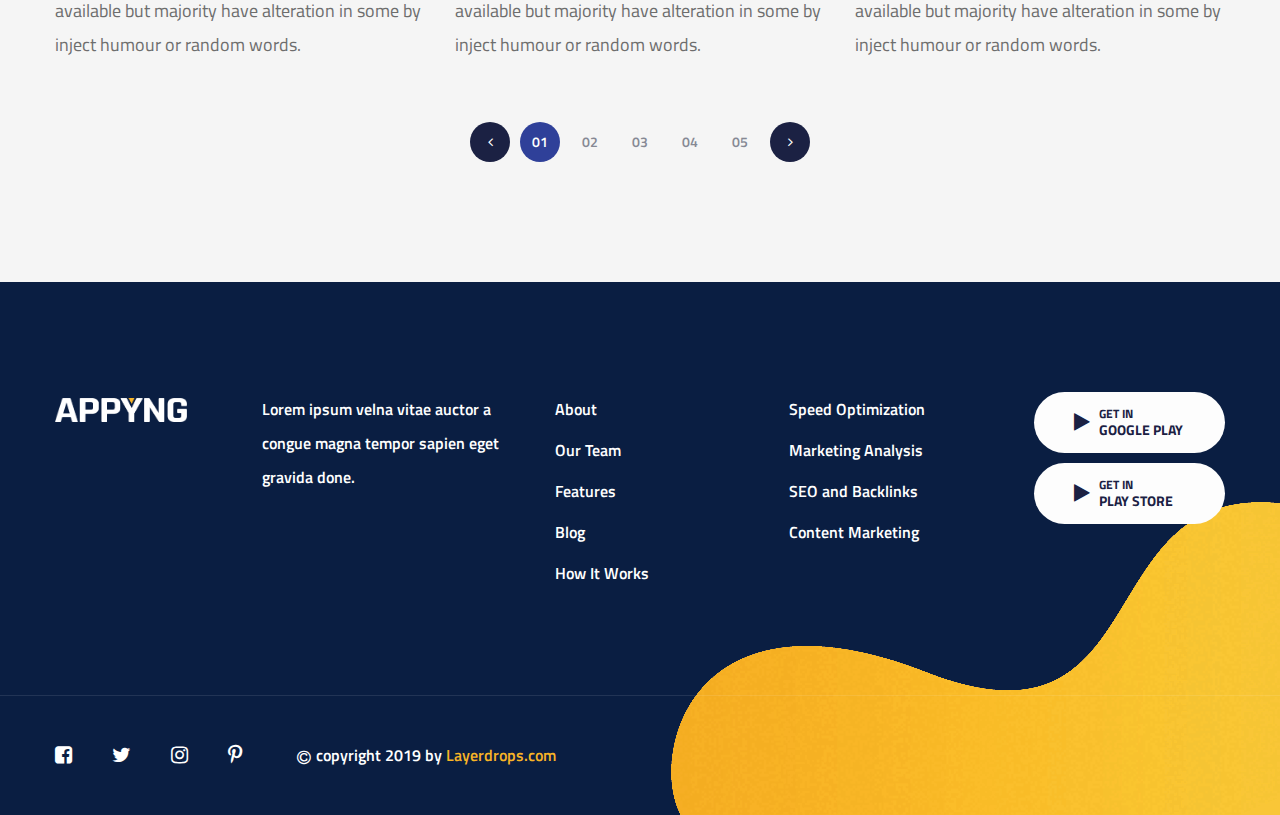
<file: blog.html>
<!DOCTYPE html>
<html lang="en">

<head>
    <meta charset="UTF-8">
    <meta name="viewport" content="width=device-width, initial-scale=1.0">
    <meta http-equiv="X-UA-Compatible" content="ie=edge">
    <title>Blog Page || Appyng || SEO & Software Landing Page HTML Template</title>
    <link rel="apple-touch-icon" sizes="57x57" href="images/favicon/apple-icon-57x57.png">
    <link rel="apple-touch-icon" sizes="60x60" href="images/favicon/apple-icon-60x60.png">
    <link rel="apple-touch-icon" sizes="72x72" href="images/favicon/apple-icon-72x72.png">
    <link rel="apple-touch-icon" sizes="76x76" href="images/favicon/apple-icon-76x76.png">
    <link rel="apple-touch-icon" sizes="114x114" href="images/favicon/apple-icon-114x114.png">
    <link rel="apple-touch-icon" sizes="120x120" href="images/favicon/apple-icon-120x120.png">
    <link rel="apple-touch-icon" sizes="144x144" href="images/favicon/apple-icon-144x144.png">
    <link rel="apple-touch-icon" sizes="152x152" href="images/favicon/apple-icon-152x152.png">
    <link rel="apple-touch-icon" sizes="180x180" href="images/favicon/apple-icon-180x180.png">
    <link rel="icon" type="image/png" sizes="192x192" href="images/favicon/android-icon-192x192.png">
    <link rel="icon" type="image/png" sizes="32x32" href="images/favicon/favicon-32x32.png">
    <link rel="icon" type="image/png" sizes="96x96" href="images/favicon/favicon-96x96.png">
    <link rel="icon" type="image/png" sizes="16x16" href="images/favicon/favicon-16x16.png">
    <link rel="manifest" href="images/favicon/manifest.json">
    <meta name="msapplication-TileColor" content="#ffffff">
    <meta name="msapplication-TileImage" content="/ms-icon-144x144.png">
    <meta name="theme-color" content="#ffffff">
    <link rel="stylesheet" href="css/style.css">
    <link rel="stylesheet" href="css/responsive.css">
</head>

<body>
    <div class="preloader"></div><!-- /.preloader -->
    <div class="page-wrapper">
        <header class="site-header header-one ">
            <nav class="navbar navbar-expand-lg navbar-light header-navigation stricky">
                <div class="container clearfix">
                    <!-- Brand and toggle get grouped for better mobile display -->
                    <div class="logo-box clearfix">
                        <a class="navbar-brand" href="index.html">
                            <img src="images/logo-1-1.png" class="main-logo" width="97" alt="Awesome Image" />
                        </a>
                        <button class="menu-toggler" data-target=".main-navigation">
                            <span class="fa fa-bars"></span>
                        </button>
                    </div><!-- /.logo-box -->
                    <!-- Collect the nav links, forms, and other content for toggling -->
                    <div class="main-navigation">
                        <ul class=" navigation-box one-page-scroll-menu ">
                            <li class="current ">
                                <a href="index.html#home">Home</a>
                                <ul class="sub-menu">
                                    <li><a href="index.html">Home One</a></li>
                                    <li><a href="index-2.html">Home Two</a></li>
                                </ul><!-- /.sub-menu -->
                            </li>
                            <li class="">
                                <a href="index.html#services">Features</a>
                            </li>
                            <li class="">
                                <a href="index.html#screens">Screenshot</a>
                            </li>
                            <li class="">
                                <a href="index.html#pricing">pricing</a>
                            </li>
                            <li class="">
                                <a href="index.html#blog">Blog</a>
                                <ul class="sub-menu">
                                    <li><a href="blog.html">Blog Style 01</a></li>
                                    <li><a href="blog-details.html">Blog Details</a></li>
                                </ul><!-- /.sub-menu -->
                            </li>
                        </ul>
                    </div><!-- /.navbar-collapse -->
                    <div class="right-side-box">
                        <a href="#" class="thm-btn header-one__btn">try now</a>
                    </div><!-- /.right-side-box -->
                </div>
                <!-- /.container -->
            </nav>
        </header><!-- /.header-one -->
        <section class="inner-banner">
            <div class="container">
                <h2 class="inner-banner__title">Blog</h2><!-- /.inner-banner__title -->
                <ul class="thm-breadcrumb">
                    <li class="thm-breadcrumb__item">
                        <a href="#" class="thm-breadcrumb__link">Home</a>
                    </li><!-- /.thm-breadcrumb__item -->
                    <li class="thm-breadcrumb__item current">
                        <a href="#" class="thm-breadcrumb__link">Blog</a>
                    </li><!-- /.thm-breadcrumb__item -->
                </ul><!-- /.thm-breadcrumb -->
            </div><!-- /.container -->
        </section><!-- /.inner-banner -->
        <section class="blog-one blog-page">
            <div class="container">
                <div class="row">
                    <div class="col-lg-4">
                        <div class="blog-one__single">
                            <div class="blog-one__image">
                                <img src="images/blog-1-1.jpg" alt="Awesome Image" />
                                <a href="blog-details.html"><i class="appyn-icon-plus-symbol"></i></a>
                            </div><!-- /.blog-one__image -->
                            <div class="blog-one__content">
                                <span class="blog-one__meta">by <a href="#">admin</a> on <a href="#">july 27, 2019</a></span>
                                <h3 class="blog-one__title"><a href="blog-details.html">Pre and post launch mobile app marketing pitfalls to avoid</a></h3><!-- /.blog-one__title -->
                                <p class="blog-one__text">There are many variations of passages of available but majority have alteration in some by inject humour or random words.</p><!-- /.blog-one__text -->
                            </div><!-- /.blog-one__content -->
                        </div><!-- /.blog-one__single -->
                    </div><!-- /.col-lg-4 -->
                    <div class="col-lg-4">
                        <div class="blog-one__single">
                            <div class="blog-one__image">
                                <img src="images/blog-1-2.jpg" alt="Awesome Image" />
                                <a href="blog-details.html"><i class="appyn-icon-plus-symbol"></i></a>
                            </div><!-- /.blog-one__image -->
                            <div class="blog-one__content">
                                <span class="blog-one__meta">by <a href="#">admin</a> on <a href="#">july 27, 2019</a></span>
                                <h3 class="blog-one__title"><a href="blog-details.html">Social currency high per- formance keywords or</a></h3><!-- /.blog-one__title -->
                                <p class="blog-one__text">There are many variations of passages of available but majority have alteration in some by inject humour or random words.</p><!-- /.blog-one__text -->
                            </div><!-- /.blog-one__content -->
                        </div><!-- /.blog-one__single -->
                    </div><!-- /.col-lg-4 -->
                    <div class="col-lg-4">
                        <div class="blog-one__single">
                            <div class="blog-one__image">
                                <img src="images/blog-1-3.jpg" alt="Awesome Image" />
                                <a href="blog-details.html"><i class="appyn-icon-plus-symbol"></i></a>
                            </div><!-- /.blog-one__image -->
                            <div class="blog-one__content">
                                <span class="blog-one__meta">by <a href="#">admin</a> on <a href="#">july 27, 2019</a></span>
                                <h3 class="blog-one__title"><a href="blog-details.html">Prioritize these line items quarterly sales are at</a></h3><!-- /.blog-one__title -->
                                <p class="blog-one__text">There are many variations of passages of available but majority have alteration in some by inject humour or random words.</p><!-- /.blog-one__text -->
                            </div><!-- /.blog-one__content -->
                        </div><!-- /.blog-one__single -->
                    </div><!-- /.col-lg-4 -->
                    <div class="col-lg-4">
                        <div class="blog-one__single">
                            <div class="blog-one__image">
                                <img src="images/blog-1-4.jpg" alt="Awesome Image" />
                                <a href="blog-details.html"><i class="appyn-icon-plus-symbol"></i></a>
                            </div><!-- /.blog-one__image -->
                            <div class="blog-one__content">
                                <span class="blog-one__meta">by <a href="#">admin</a> on <a href="#">july 27, 2019</a></span>
                                <h3 class="blog-one__title"><a href="blog-details.html">Forcing function blue money, nor powerpoint</a></h3><!-- /.blog-one__title -->
                                <p class="blog-one__text">There are many variations of passages of available but majority have alteration in some by inject humour or random words.</p><!-- /.blog-one__text -->
                            </div><!-- /.blog-one__content -->
                        </div><!-- /.blog-one__single -->
                    </div><!-- /.col-lg-4 -->
                    <div class="col-lg-4">
                        <div class="blog-one__single">
                            <div class="blog-one__image">
                                <img src="images/blog-1-5.jpg" alt="Awesome Image" />
                                <a href="blog-details.html"><i class="appyn-icon-plus-symbol"></i></a>
                            </div><!-- /.blog-one__image -->
                            <div class="blog-one__content">
                                <span class="blog-one__meta">by <a href="#">admin</a> on <a href="#">july 27, 2019</a></span>
                                <h3 class="blog-one__title"><a href="blog-details.html">Execute marketing comp- uter development html</a></h3><!-- /.blog-one__title -->
                                <p class="blog-one__text">There are many variations of passages of available but majority have alteration in some by inject humour or random words.</p><!-- /.blog-one__text -->
                            </div><!-- /.blog-one__content -->
                        </div><!-- /.blog-one__single -->
                    </div><!-- /.col-lg-4 -->
                    <div class="col-lg-4">
                        <div class="blog-one__single">
                            <div class="blog-one__image">
                                <img src="images/blog-1-6.jpg" alt="Awesome Image" />
                                <a href="blog-details.html"><i class="appyn-icon-plus-symbol"></i></a>
                            </div><!-- /.blog-one__image -->
                            <div class="blog-one__content">
                                <span class="blog-one__meta">by <a href="#">admin</a> on <a href="#">july 27, 2019</a></span>
                                <h3 class="blog-one__title"><a href="blog-details.html">Onward and upward, pro- ductize the deliverables</a></h3><!-- /.blog-one__title -->
                                <p class="blog-one__text">There are many variations of passages of available but majority have alteration in some by inject humour or random words.</p><!-- /.blog-one__text -->
                            </div><!-- /.blog-one__content -->
                        </div><!-- /.blog-one__single -->
                    </div><!-- /.col-lg-4 -->
                </div><!-- /.row -->
                <div class="blog-post-pagination text-center">
                    <a class="prev" href="#"><i class="fa fa-angle-left"></i></a><!--
                    --><a class="active" href="#">01</a><!--
                    --><a href="#">02</a><!--
                    --><a href="#">03</a><!--
                    --><a href="#">04</a><!--
                    --><a href="#">05</a><!--
                    --><a class="next" href="#"><i class="fa fa-angle-right"></i></a>
                </div><!-- /.blog-post-pagination -->
            </div><!-- /.container -->
        </section><!-- /.blog-one -->
        <footer class="site-footer">
            <div class="site-footer__upper">
                <div class="container">
                    <div class="row">
                        <div class="col-lg-5">
                            <div class="footer-widget">
                                <a href="index.html" class="footer-widget__logo"><img src="images/logo-1-1.png" width="132" alt="Awesome Image" /></a>
                                <p class="footer-widget__text">Lorem ipsum velna vitae auctor a congue magna tempor sapien eget gravida done.</p><!-- /.footer-widget__text -->
                            </div><!-- /.footer-widget -->
                        </div><!-- /.col-lg-5 -->
                        <div class="col-lg-4">
                            <div class="footer-widget">
                                <ul class="footer-widget__links">
                                    <li class="footer-widget__links-item"><a href="#">About</a></li>
                                    <li class="footer-widget__links-item"><a href="#">Our Team</a></li>
                                    <li class="footer-widget__links-item"><a href="#">Features</a></li>
                                    <li class="footer-widget__links-item"><a href="#">Blog</a></li>
                                    <li class="footer-widget__links-item"><a href="#">How It Works</a></li>
                                </ul><!-- /.footer-widget__links -->
                                <ul class="footer-widget__links">
                                    <li class="footer-widget__links-item"><a href="#">Speed Optimization</a></li>
                                    <li class="footer-widget__links-item"><a href="#">Marketing Analysis</a></li>
                                    <li class="footer-widget__links-item"><a href="#">SEO and Backlinks</a></li>
                                    <li class="footer-widget__links-item"><a href="#">Content Marketing</a></li>
                                </ul><!-- /.footer-widget__links -->
                            </div><!-- /.footer-widget -->
                        </div><!-- /.col-lg-4 -->
                        <div class="col-lg-3">
                            <div class="footer-widget">
                                <a href="#" class="footer-widget__btn">
                                    <i class="fa fa-play"></i>
                                    <span class="footer-widget__btn-text">
                                        Get in <span class="footer-widget__btn-text-highlight">Google Play</span>
                                    </span>
                                </a>
                                <a href="#" class="footer-widget__btn">
                                    <i class="fa fa-play"></i>
                                    <span class="footer-widget__btn-text">
                                        Get in <span class="footer-widget__btn-text-highlight">play store</span>
                                    </span>
                                </a>
                            </div><!-- /.footer-widget -->
                        </div><!-- /.col-lg-3 -->
                    </div><!-- /.row -->
                </div><!-- /.container -->
            </div><!-- /.site-footer__upper -->
            <div class="site-footer__bottom">
                <div class="container">
                    <div class="site-footer__social">
                        <a href="#"><i class="fa fa-facebook-square"></i></a>
                        <a href="#"><i class="fa fa-twitter"></i></a>
                        <a href="#"><i class="fa fa-instagram"></i></a>
                        <a href="#"><i class="fa fa-pinterest-p"></i></a>
                    </div><!-- /.site-footer__social -->
                    <p class="site-footer__copy-text"><i class="fa fa-copyright"></i>copyright 2019 by <a href="#">Layerdrops.com</a></p><!-- /.site-footer__copy-text -->
                </div><!-- /.container -->
            </div><!-- /.site-footer__bottom -->
        </footer><!-- /.site-footer -->
    </div><!-- /.page-wrapper -->
    <a href="#" data-target="html" class="scroll-to-target scroll-to-top"><i class="fa fa-angle-up"></i></a>
    <!-- /.scroll-to-top -->
    <script src="js/jquery.js"></script>
    <script src="js/bootstrap.bundle.min.js"></script>
    <script src="js/owl.carousel.min.js"></script>
    <script src="js/waypoints.min.js"></script>
    <script src="js/jquery.counterup.min.js"></script>
    <script src="js/waypoints.min.js"></script>
    <script src="js/jquery.counterup.min.js"></script>
    <script src="js/owl.carousel.min.js"></script>
    <script src="js/swiper.min.js"></script>
    <script src="js/jquery.easing.min.js"></script>
    <script src="js/theme.js"></script>
</body>

</html>
</file>
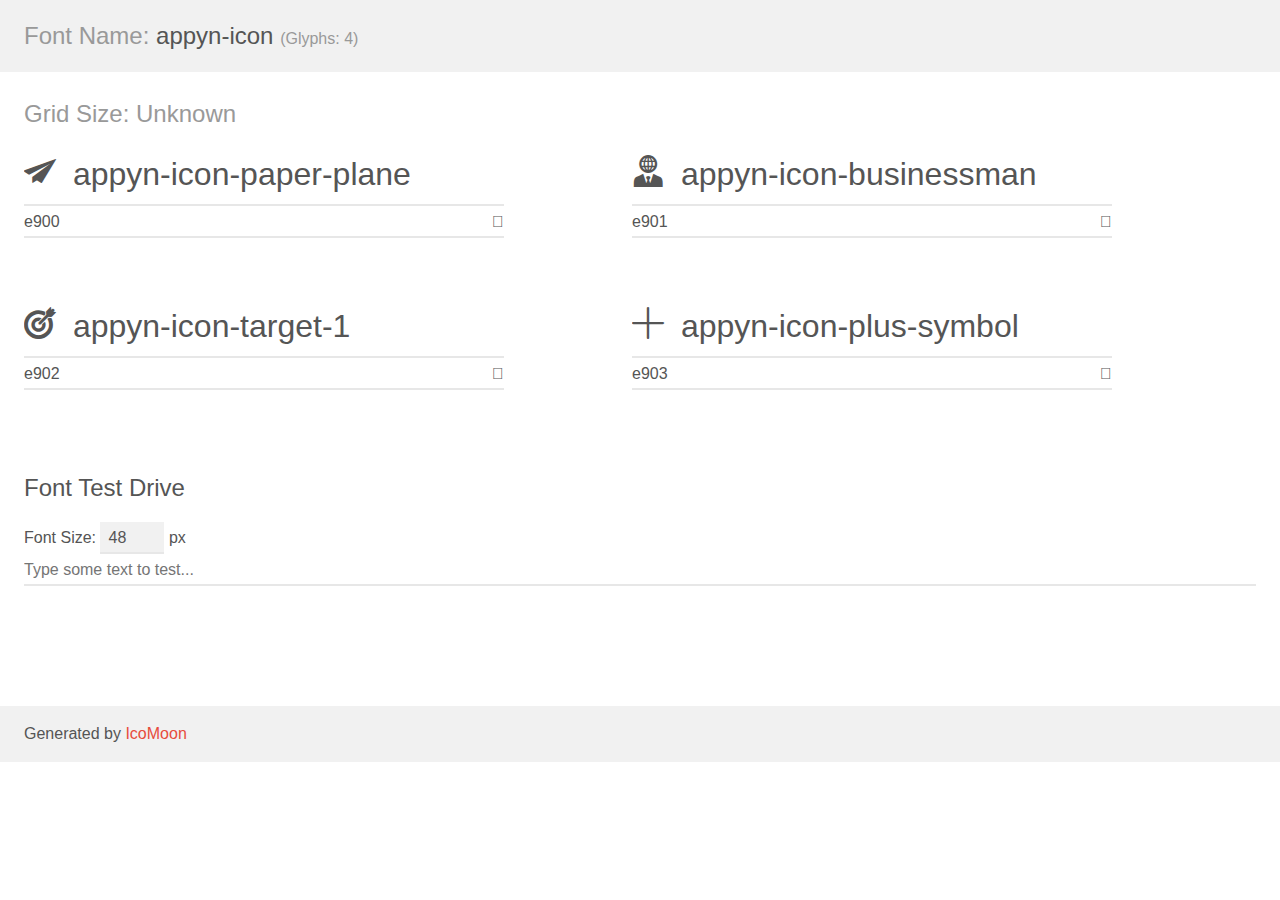
<file: plugins/appyn-icon/demo.html>
<!doctype html>
<html>
<head>
    <meta charset="utf-8">
    <title>IcoMoon Demo</title>
    <meta name="description" content="An Icon Font Generated By IcoMoon.io">
    <meta name="viewport" content="width=device-width, initial-scale=1">
    <link rel="stylesheet" href="demo-files/demo.css">
    <link rel="stylesheet" href="style.css"></head>
<body>
    <div class="bgc1 clearfix">
        <h1 class="mhmm mvm"><span class="fgc1">Font Name:</span> appyn-icon <small class="fgc1">(Glyphs:&nbsp;4)</small></h1>
    </div>
    <div class="clearfix mhl ptl">
        <h1 class="mvm mtn fgc1">Grid Size: Unknown</h1>
        <div class="glyph fs1">
            <div class="clearfix bshadow0 pbs">
                <span class="appyn-icon-paper-plane"></span>
                <span class="mls"> appyn-icon-paper-plane</span>
            </div>
            <fieldset class="fs0 size1of1 clearfix hidden-false">
                <input type="text" readonly value="e900" class="unit size1of2" />
                <input type="text" maxlength="1" readonly value="&#xe900;" class="unitRight size1of2 talign-right" />
            </fieldset>
            <div class="fs0 bshadow0 clearfix hidden-true">
                <span class="unit pvs fgc1">liga: </span>
                <input type="text" readonly value="" class="liga unitRight" />
            </div>
        </div>
        <div class="glyph fs1">
            <div class="clearfix bshadow0 pbs">
                <span class="appyn-icon-businessman"></span>
                <span class="mls"> appyn-icon-businessman</span>
            </div>
            <fieldset class="fs0 size1of1 clearfix hidden-false">
                <input type="text" readonly value="e901" class="unit size1of2" />
                <input type="text" maxlength="1" readonly value="&#xe901;" class="unitRight size1of2 talign-right" />
            </fieldset>
            <div class="fs0 bshadow0 clearfix hidden-true">
                <span class="unit pvs fgc1">liga: </span>
                <input type="text" readonly value="" class="liga unitRight" />
            </div>
        </div>
        <div class="glyph fs1">
            <div class="clearfix bshadow0 pbs">
                <span class="appyn-icon-target-1"></span>
                <span class="mls"> appyn-icon-target-1</span>
            </div>
            <fieldset class="fs0 size1of1 clearfix hidden-false">
                <input type="text" readonly value="e902" class="unit size1of2" />
                <input type="text" maxlength="1" readonly value="&#xe902;" class="unitRight size1of2 talign-right" />
            </fieldset>
            <div class="fs0 bshadow0 clearfix hidden-true">
                <span class="unit pvs fgc1">liga: </span>
                <input type="text" readonly value="" class="liga unitRight" />
            </div>
        </div>
        <div class="glyph fs1">
            <div class="clearfix bshadow0 pbs">
                <span class="appyn-icon-plus-symbol"></span>
                <span class="mls"> appyn-icon-plus-symbol</span>
            </div>
            <fieldset class="fs0 size1of1 clearfix hidden-false">
                <input type="text" readonly value="e903" class="unit size1of2" />
                <input type="text" maxlength="1" readonly value="&#xe903;" class="unitRight size1of2 talign-right" />
            </fieldset>
            <div class="fs0 bshadow0 clearfix hidden-true">
                <span class="unit pvs fgc1">liga: </span>
                <input type="text" readonly value="" class="liga unitRight" />
            </div>
        </div>
    </div>

    <!--[if gt IE 8]><!-->
    <div class="mhl clearfix mbl">
        <h1>Font Test Drive</h1>
        <label>
            Font Size: <input id="fontSize" type="number" class="textbox0 mbm"
            min="8" value="48" />
            px
        </label>
        <input id="testText" type="text" class="phl size1of1 mvl"
        placeholder="Type some text to test..." value=""/>
        <div id="testDrive" class="appyn-icon-" style="font-family: appyn-icon">&nbsp;
        </div>
    </div>
    <!--<![endif]-->
    <div class="bgc1 clearfix">
        <p class="mhl">Generated by <a href="https://icomoon.io/app">IcoMoon</a></p>
    </div>

    <script src="demo-files/demo.js"></script>
</body>
</html>
</file>
<file: css/style.css>
/***************************************************************************************************************
||||||||||||||||||||||||||||            MASTER STYLESHEET FOR appyng         ||||||||||||||||||||||||||||||||||||
****************************************************************************************************************
||||||||||||||||||||||||||||              TABLE OF CONTENT                  ||||||||||||||||||||||||||||||||||||
****************************************************************************************************************
****************************************************************************************************************
* 1. imported styles
* 2. common styles
* 3. header styles
* 4. banner styles
* 5. service styles
* 6. brand styles
* 7. video styles
* 8. cta styles
* 9. app-screen styles
* 10. pricing styles
* 11. testimonials styles
* 12. funfact styles
* 13. blog styles
* 14. subscribe styles
* 15. footer styles
* 16. inner-banner styles
* 17. sidebar styles
****************************************************************************************************************
||||||||||||||||||||||||||||            End TABLE OF CONTENT                ||||||||||||||||||||||||||||||||||||
****************************************************************************************************************/
/*
* 1. imported styles
*/
@import url("https://fonts.googleapis.com/css?family=Titillium+Web:300,400,600,700&display=swap");
@import url("bootstrap.min.css");
@import url("font-awesome.min.css");
@import url("animate.css");
@import url("owl.carousel.css");
@import url("owl.theme.default.min.css");
@import url("swiper.min.css");
@import url("magnific-popup.css");
@import url("../plugins/appyn-icon/style.css");
/*
* 2. common styles
*/
body {
  font-family: "Titillium Web", sans-serif;
  font-size: 18px;
  line-height: 34px;
  color: #6d6d6d;
}

a:active,
a:hover,
a:focus,
a:visited {
  text-decoration: none;
}

.page-wrapper {
  position: relative;
  margin: 0 auto;
  width: 100%;
  min-width: 300px;
  overflow: hidden;
}

@media (min-width: 1200px) {
  .container {
    max-width: 1200px;
  }
}
.thm-black-bg {
  background-color: #1b2143;
}

.thm-base-bg {
  background-color: #2f4099;
}

.thm-gray-bg {
  background-color: #f5f5f5;
}

.icon-revresed {
  -webkit-transform: rotate(180deg);
          transform: rotate(180deg);
  display: inline-block;
}

.block-title {
  margin-top: -20px;
  margin-bottom: 44px;
}
.block-title__title {
  margin: 0;
  color: #1b2143;
  font-weight: bold;
  font-size: 60px;
  text-transform: uppercase;
  line-height: 1.25em;
  display: inline-block;
  position: relative;
}
@media (max-width: 1199px) {
  .block-title__title {
    font-size: 38px;
  }
}
.block-title__title:before {
  content: '';
  position: absolute;
  top: 0;
  right: 0;
  -webkit-transform: translate(50%, -20%);
          transform: translate(50%, -20%);
  width: 238px;
  height: 114px;
  background: transparent url(../images/shapes/pattern-1-1.png) 0 0 no-repeat;
  z-index: 0;
}

.thm-btn {
  border: none;
  outline: none;
  cursor: pointer;
  display: inline-block;
  vertical-align: middle;
  border-radius: 30.5px;
  background-color: #f8b426;
  text-transform: uppercase;
  color: #1b2143;
  font-size: 14px;
  font-weight: bold;
  padding: 13.5px 50px;
  -webkit-transition: all .4s ease;
  transition: all .4s ease;
}
.thm-btn:hover {
  background-color: #1b2143;
  color: #fff;
}

.bootstrap-select .btn-light:not(:disabled):not(.disabled).active,
.bootstrap-select .btn-light:not(:disabled):not(.disabled):active,
.bootstrap-select .show > .btn-light.dropdown-toggle {
  background-color: transparent;
  -webkit-box-shadow: none !important;
          box-shadow: none !important;
  outline: none;
}
.bootstrap-select > .dropdown-toggle {
  -webkit-box-shadow: none !important;
          box-shadow: none !important;
}
.bootstrap-select .dropdown-toggle:focus,
.bootstrap-select > select.mobile-device:focus + .dropdown-toggle {
  outline: none !important;
}

.bootstrap-select .dropdown-menu {
  padding-top: 0;
  padding-bottom: 0;
  margin-top: 0;
  z-index: 991;
}
.bootstrap-select .dropdown-menu > li + li > a {
  border-top: 1px solid #eee;
}
.bootstrap-select .dropdown-menu > li:first-child > a {
  padding-top: 10px;
}
.bootstrap-select .dropdown-menu > li:last-child > a {
  padding-bottom: 10px;
}
.bootstrap-select .dropdown-menu > li.selected > a {
  background: #2f4099;
  color: #fff;
}
.bootstrap-select .dropdown-menu > li > a {
  font-size: 16px;
  font-weight: 500;
  padding: 9px 20px;
  color: #1b2143;
  -webkit-transition: all .4s ease;
  transition: all .4s ease;
}
.bootstrap-select .dropdown-menu > li > a:hover {
  background: #2f4099;
  color: #fff;
  cursor: pointer;
}

.preloader {
  position: fixed;
  top: 0;
  left: 0;
  width: 100%;
  height: 100%;
  z-index: 9999;
  background-color: #fff;
  background-image: url(../images/logo.png);
  background-repeat: no-repeat;
  background-position: center center;
}

.scroll-to-top {
  display: inline-block;
  width: 45px;
  height: 45px;
  background: #0a1e42;
  position: fixed;
  bottom: 40px;
  right: 40px;
  z-index: 99;
  text-align: center;
  -webkit-transition: all .4s ease;
  transition: all .4s ease;
  display: none;
  border-radius: 50%;
  transition: all .4s ease;
}
.scroll-to-top i {
  color: #fff;
  font-size: 18px;
  line-height: 45px;
}
.scroll-to-top:hover {
  background-color: #f8b426;
}
.scroll-to-top:hover i {
  color: #1b2143;
}

/*
* 3. header styles
*/
.header-navigation {
  background-color: transparent;
  margin-bottom: 0;
  border: none;
  border-radius: 0;
  padding: 0;
  position: relative;
  background-color: transparent;
}
.header-navigation .container {
  background: transparent;
  position: relative;
  display: block;
}
.header-navigation .container .logo-box {
  float: left;
  position: absolute;
  top: 50%;
  left: 15px;
  -webkit-transform: translateY(-50%);
  transform: translateY(-50%);
}
.header-navigation .container .navbar-brand {
  height: auto;
  margin: 0;
}
.header-navigation .container .menu-toggler {
  display: none;
}
.header-navigation .container .right-side-box {
  position: absolute;
  top: 50%;
  -webkit-transform: translateY(-50%);
  transform: translateY(-50%);
  right: -20px;
}
.header-navigation .main-navigation {
  float: none;
  text-align: center;
}
@media (min-width: 1200px) {
  .header-navigation .main-navigation {
    display: block !important;
  }
}

.header-navigation ul.navigation-box {
  margin: 0;
  padding: 0;
  list-style: none;
}
.header-navigation ul.navigation-box li a .sub-nav-toggler {
  display: none;
}
.header-navigation ul.navigation-box > li {
  position: relative;
  padding: 35px 0;
  display: inline-block;
  vertical-align: middle;
  /* Second Level Menu */
  /* Thrid Level Menu */
}
.header-navigation ul.navigation-box > li + li {
  margin-left: 50px;
}
.header-navigation ul.navigation-box > li:first-child {
  padding-left: 0;
}
.header-navigation ul.navigation-box > li:last-child {
  padding-right: 0;
}
.header-navigation ul.navigation-box > li > a {
  font-weight: 400;
  font-size: 16px;
  color: #ffffff;
  padding: 0;
  -webkit-transition: all .4s ease;
  transition: all .4s ease;
  position: relative;
  text-transform: capitalize;
  letter-spacing: .04em;
}
.header-navigation ul.navigation-box > li.current > a, .header-navigation ul.navigation-box > li:hover > a {
  text-shadow: 1px 0 0 rgba(255, 255, 255, 0.8);
}
.header-navigation ul.navigation-box > li > .sub-menu {
  position: absolute;
  top: 100%;
  left: 0;
  z-index: 1000;
  float: left;
  min-width: 220px;
  padding: 0px 0px;
  text-align: left;
  list-style: none;
  background-color: #1b2143;
  background-clip: padding-box;
  opacity: 0;
  border-radius: 0px;
  visibility: hidden;
  -webkit-transition: opacity .4s ease, visibility .4s ease;
  transition: opacity .4s ease, visibility .4s ease;
  -webkit-box-shadow: 0px 10px 18px rgba(0, 0, 0, 0.1);
          box-shadow: 0px 10px 18px rgba(0, 0, 0, 0.1);
}
@media (min-width: 1200px) {
  .header-navigation ul.navigation-box > li > .sub-menu {
    display: block !important;
  }
}
.header-navigation ul.navigation-box > li > .sub-menu.right-align {
  left: auto;
  right: 0;
}
.header-navigation ul.navigation-box > li > .sub-menu.center-align {
  left: 50%;
  -webkit-transform: translateX(-50%);
          transform: translateX(-50%);
}
.header-navigation ul.navigation-box > li > .sub-menu > li {
  display: block;
  position: relative;
  -webkit-transition: all .4s ease;
  transition: all .4s ease;
}
.header-navigation ul.navigation-box > li > .sub-menu > li + li {
  border-top: 1px solid rgba(255, 255, 255, 0.1);
}
.header-navigation ul.navigation-box > li > .sub-menu > li > a {
  font-size: 15px;
  color: #fff;
  font-weight: 500;
  padding: 12px 30px;
  display: block;
  line-height: 26px;
  white-space: nowrap;
  position: relative;
  -webkit-transition: all .4s ease;
  transition: all .4s ease;
}
.header-navigation ul.navigation-box > li > .sub-menu > li:hover > a {
  color: #1b2143;
  background: #f8b426;
}
.header-navigation ul.navigation-box > li:hover:before {
  -webkit-transform: scale(1, 1);
          transform: scale(1, 1);
  -webkit-transform-origin: left bottom;
          transform-origin: left bottom;
}
.header-navigation ul.navigation-box > li:hover > .sub-menu {
  opacity: 1;
  visibility: visible;
}
.header-navigation ul.navigation-box > li > ul > li {
  /* no more nested showen */
}
.header-navigation ul.navigation-box > li > ul > li > .sub-menu {
  position: absolute;
  top: 0%;
  left: 100%;
  z-index: 1000;
  float: left;
  min-width: 220px;
  padding: 0px 0px;
  text-align: left;
  list-style: none;
  background-color: #1b2143;
  background-clip: padding-box;
  opacity: 0;
  border-radius: 0px;
  visibility: hidden;
  -webkit-transition: opacity .4s ease, visibility .4s ease;
  transition: opacity .4s ease, visibility .4s ease;
  -webkit-box-shadow: 0px 10px 18px rgba(0, 0, 0, 0.1);
          box-shadow: 0px 10px 18px rgba(0, 0, 0, 0.1);
}
@media (min-width: 1200px) {
  .header-navigation ul.navigation-box > li > ul > li > .sub-menu {
    display: block !important;
  }
}
.header-navigation ul.navigation-box > li > ul > li > .sub-menu.right-align {
  left: auto;
  right: 100%;
}
.header-navigation ul.navigation-box > li > ul > li > .sub-menu.center-align {
  left: 50%;
  -webkit-transform: translateX(-50%);
          transform: translateX(-50%);
}
.header-navigation ul.navigation-box > li > ul > li > .sub-menu > li {
  display: block;
  position: relative;
  -webkit-transition: all .4s ease;
  transition: all .4s ease;
}
.header-navigation ul.navigation-box > li > ul > li > .sub-menu > li + li {
  border-top: 1px solid rgba(255, 255, 255, 0.1);
}
.header-navigation ul.navigation-box > li > ul > li > .sub-menu > li > a {
  font-size: 15px;
  color: #fff;
  font-weight: 500;
  padding: 12px 30px;
  display: block;
  line-height: 26px;
  white-space: nowrap;
  position: relative;
  -webkit-transition: all .4s ease;
  transition: all .4s ease;
}
.header-navigation ul.navigation-box > li > ul > li > .sub-menu > li:hover > a {
  color: #1b2143;
  background: #f8b426;
}
.header-navigation ul.navigation-box > li > ul > li:hover > .sub-menu {
  opacity: 1;
  visibility: visible;
}
.header-navigation ul.navigation-box > li > ul > li ul {
  display: none;
}

.header-one {
  position: absolute;
  top: 0;
  left: 0;
  width: 100%;
  z-index: 99;
}
.header-one__btn {
  background-color: #fff;
  color: #1b2143;
  padding: 8.5px 41px;
  border-radius: 25.5px;
}

.stricked-menu {
  position: fixed;
  top: 0;
  left: 0;
  width: 100%;
  z-index: 999;
  background-image: linear-gradient(-121deg, #222c67 0%, #2c3b8d 50%, #384eb9 100%);
  -webkit-box-shadow: 0px 6px 13px 0px rgba(0, 0, 0, 0.06);
          box-shadow: 0px 6px 13px 0px rgba(0, 0, 0, 0.06);
  opacity: 0;
  -webkit-transform: translateY(-110%);
          transform: translateY(-110%);
  -webkit-transition: all .4s ease;
  transition: all .4s ease;
}
.stricked-menu ul.navigation-box > li {
  padding-top: 18px;
  padding-bottom: 18px;
}

.stricked-menu.stricky-fixed {
  opacity: 1;
  -webkit-transform: translateY(0%);
          transform: translateY(0%);
}

@media (max-width: 1440px) {
  .header-one__home-two .header-navigation .container {
    padding-right: 180px;
  }
}
@media (max-width: 1440px) {
  .header-one__home-two .header-navigation .main-navigation {
    float: right;
    text-align: right;
  }
}
.header-one__home-two .header-navigation ul.navigation-box > li > a {
  color: #1b2143;
  font-weight: 400;
  position: relative;
}
@media (max-width: 1440px) {
  .header-one__home-two .header-navigation ul.navigation-box > li > a {
    color: #fff;
  }
}
.header-one__home-two .header-navigation ul.navigation-box > li.current > a,
.header-one__home-two .header-navigation ul.navigation-box > li:hover > a {
  color: #1b2143;
  text-shadow: 1px 0 0 #1b2143;
}
@media (max-width: 1440px) {
  .header-one__home-two .header-navigation ul.navigation-box > li.current > a,
  .header-one__home-two .header-navigation ul.navigation-box > li:hover > a {
    color: #fff;
    text-shadow: 1px 0 0 white;
  }
}
.header-one__home-two .header-navigation ul.navigation-box > li + li {
  margin-left: 35px;
}
@media (max-width: 1440px) {
  .header-one__home-two .header-navigation ul.navigation-box > li + li {
    margin-left: 30px;
  }
}
.header-one__home-two .stricked-menu {
  background-image: none;
  background-color: #fff;
}
.header-one__home-two .stricked-menu .header-one__btn {
  background-color: #f8b426;
}
.header-one__home-two .stricked-menu .header-one__btn:hover {
  background-color: #1b2143;
  color: #fff;
}

/*
* 4. banner styles
*/
.banner-one {
  background: transparent url(../images/banner-bg-1-1.png) top right no-repeat;
  background-size: cover;
  padding-top: 294px;
  padding-bottom: 310px;
}
@media (max-width: 1199px) {
  .banner-one {
    padding-top: 215px;
  }
}
.banner-one .container {
  position: relative;
}
.banner-one__moc {
  position: absolute;
  bottom: -100px;
  left: -240px;
  -webkit-animation-name: banner3Shake;
          animation-name: banner3Shake;
  -webkit-animation-duration: 10s;
          animation-duration: 10s;
  -webkit-animation-iteration-count: infinite;
          animation-iteration-count: infinite;
  -webkit-animation-timing-function: linear;
          animation-timing-function: linear;
}
@media (max-width: 1199px) {
  .banner-one__moc {
    bottom: -200px;
  }
}
@media (max-width: 1199px) {
  .banner-one__moc {
    bottom: -100px;
  }
}
@-webkit-keyframes banner3Shake {
  0% {
    -webkit-transform: rotate3d(0, 1, 0, 0deg);
            transform: rotate3d(0, 1, 0, 0deg);
  }
  30% {
    -webkit-transform: rotate3d(0, 0, 1, 5deg);
            transform: rotate3d(0, 0, 1, 5deg);
  }
  60% {
    -webkit-transform: rotate3d(1, 0, 0, 0deg);
            transform: rotate3d(1, 0, 0, 0deg);
  }
  80% {
    -webkit-transform: rotate3d(0, 0, 1, 5deg);
            transform: rotate3d(0, 0, 1, 5deg);
  }
  100% {
    -webkit-transform: rotate3d(0, 1, 0, 0deg);
            transform: rotate3d(0, 1, 0, 0deg);
  }
}
@keyframes banner3Shake {
  0% {
    -webkit-transform: rotate3d(0, 1, 0, 0deg);
            transform: rotate3d(0, 1, 0, 0deg);
  }
  30% {
    -webkit-transform: rotate3d(0, 0, 1, 5deg);
            transform: rotate3d(0, 0, 1, 5deg);
  }
  60% {
    -webkit-transform: rotate3d(1, 0, 0, 0deg);
            transform: rotate3d(1, 0, 0, 0deg);
  }
  80% {
    -webkit-transform: rotate3d(0, 0, 1, 5deg);
            transform: rotate3d(0, 0, 1, 5deg);
  }
  100% {
    -webkit-transform: rotate3d(0, 1, 0, 0deg);
            transform: rotate3d(0, 1, 0, 0deg);
  }
}
.banner-one__title {
  font-size: 70px;
  color: #ffffff;
  font-weight: bold;
  line-height: 1em;
  margin: 0;
  margin-bottom: 25px;
}
@media (max-width: 1199px) {
  .banner-one__title {
    font-size: 46px;
  }
}
.banner-one__text {
  margin: 0;
  font-size: 18px;
  line-height: 36px;
  color: rgba(255, 255, 255, 0.9);
  font-weight: 600;
  margin-bottom: 30px;
}

.banner-two {
  background: transparent url(../images/banner-bg-2-1.png) top right no-repeat;
  padding-top: 300px;
}
.banner-two .container {
  position: relative;
  padding-bottom: 225px;
}
.banner-two__moc {
  position: absolute;
  bottom: -25px;
  right: -30px;
  -webkit-animation: featureImgBounce 5s ease-in-out 0s infinite alternate;
          animation: featureImgBounce 5s ease-in-out 0s infinite alternate;
}
.banner-two__title {
  font-size: 70px;
  color: #1b2143;
  font-weight: bold;
  line-height: 1em;
  margin: 0;
  margin-bottom: 25px;
}
@media (max-width: 1199px) {
  .banner-two__title {
    font-size: 46px;
  }
}
.banner-two__text {
  margin: 0;
  font-size: 18px;
  line-height: 36px;
  color: #6d6d6d;
  font-weight: 600;
  margin-bottom: 30px;
}

/*
* 5. service styles
*/
.service-one {
  padding-bottom: 60px;
  padding-top: 120px;
}
.service-one__single {
  text-align: center;
}
.service-one__icon {
  background-color: #2f4099;
  width: 135px;
  height: 135px;
  border-radius: 50%;
  text-align: center;
  margin-bottom: 20px;
  margin-left: auto;
  margin-right: auto;
  display: -moz-flex;
  display: -ms-flex;
  display: -o-flex;
  display: -webkit-box;
  display: -ms-flexbox;
  display: flex;
  -webkit-box-pack: center;
      -ms-flex-pack: center;
          justify-content: center;
  -webkit-box-align: center;
      -ms-flex-align: center;
          align-items: center;
  -webkit-box-orient: vertical;
  -webkit-box-direction: normal;
      -ms-flex-direction: column;
          flex-direction: column;
  text-align: center;
  position: relative;
  overflow: hidden;
  -webkit-perspective: 135px;
          perspective: 135px;
  -webkit-transform-style: preserve-3d;
          transform-style: preserve-3d;
}
.service-one__icon:before {
  content: '';
  position: absolute;
  top: 0;
  left: 0;
  width: 100%;
  height: 100%;
  background-color: transparent;
  background-image: url(../images/shapes/service-shape-1-1.png);
  background-position: bottom right;
  background-repeat: no-repeat;
  -webkit-transform: translateZ(135px) perspective(100px) scale(1.5);
          transform: translateZ(135px) perspective(100px) scale(1.5);
  -webkit-transition: -webkit-transform 1s ease;
  transition: -webkit-transform 1s ease;
  transition: transform 1s ease;
  transition: transform 1s ease, -webkit-transform 1s ease;
}
.service-one__icon i {
  font-size: 58px;
  color: #fff;
  position: relative;
}
.service-one__single:hover .service-one__icon:before {
  -webkit-transform: translateZ(0px) perspective(0) scale(1);
          transform: translateZ(0px) perspective(0) scale(1);
}
.service-one__title {
  font-size: 22px;
  line-height: 34px;
  font-weight: bold;
  color: #1b2143;
  letter-spacing: .04em;
  text-transform: uppercase;
  margin-bottom: 30px;
}
@media (max-width: 1199px) {
  .service-one__title {
    font-size: 20px;
  }
}
.service-one__title a {
  color: #1b2143;
  -webkit-transition: all .4s ease;
  transition: all .4s ease;
}
.service-one__title a:hover {
  color: #f8b426;
}
.service-one__text {
  margin: 0;
  color: #6d6d6d;
  font-size: 18px;
  line-height: 34px;
}
.service-one [class*=col-lg] {
  margin-bottom: 60px;
}
.service-one [class*=col-lg] + [class*=col-lg] {
  border-left: 1px solid #e9e9e9;
}
@media (max-width: 991px) {
  .service-one [class*=col-lg] + [class*=col-lg] {
    border-left: 0;
    border-top: 1px solid #e9e9e9;
    padding-top: 60px;
  }
}

/*
* 6. brand styles
*/
.brand-one {
  padding: 119px 0;
  border-bottom: 1px solid #e9e9e9;
}
@media (min-width: 1200px) {
  .brand-one .container {
    padding-left: 50px;
    padding-right: 50px;
  }
}
.brand-one__carousel img {
  opacity: .4;
  -webkit-transition: all .4s ease;
  transition: all .4s ease;
}
.brand-one__carousel img:hover {
  opacity: 1;
}
.brand-one__carousel .owl-nav {
  display: none;
}

/*
* 7. video styles
*/
.video-one__content {
  border-style: solid;
  border-width: 1px;
  border-color: #e9e9e9;
  border-radius: 15px;
  -webkit-box-shadow: 0px 15px 35px 0px rgba(0, 0, 0, 0.06);
          box-shadow: 0px 15px 35px 0px rgba(0, 0, 0, 0.06);
  padding: 20px;
  position: relative;
}
.video-one__content:before {
  content: '';
  position: absolute;
  top: 20px;
  bottom: 20px;
  left: 20px;
  right: 20px;
  background-color: #1b2143;
  opacity: .7;
  border-radius: 15px;
  -webkit-transition: all .4s ease;
  transition: all .4s ease;
}
.video-one__content > img {
  border-radius: 15px;
  width: 100%;
}
.video-one__content:hover:before {
  opacity: .3;
}
.video-one__content:hover .video-one__link {
  color: #fff;
  background-color: #1b2143;
}
.video-one__link {
  width: 145px;
  height: 145px;
  border-radius: 50%;
  background-color: #f8b426;
  text-align: center;
  display: -moz-flex;
  display: -ms-flex;
  display: -o-flex;
  display: -webkit-box;
  display: -ms-flexbox;
  display: flex;
  -webkit-box-pack: center;
      -ms-flex-pack: center;
          justify-content: center;
  -webkit-box-align: center;
      -ms-flex-align: center;
          align-items: center;
  position: absolute;
  top: 50%;
  left: 50%;
  -webkit-transform: translate(-50%, -50%) scale(1);
          transform: translate(-50%, -50%) scale(1);
  -webkit-transform-origin: center center;
          transform-origin: center center;
  color: #1b2143;
  -webkit-transition: background .4s ease;
  transition: background .4s ease;
}
.video-one__link:hover {
  color: #fff;
  background-color: #1b2143;
  -webkit-animation: playMover 1s linear 0s infinite alternate;
          animation: playMover 1s linear 0s infinite alternate;
}
.video-one__link i {
  font-size: 38px;
}
@-webkit-keyframes playMover {
  0%, 100% {
    -webkit-transform: translate(-50%, -50%) scale(1);
            transform: translate(-50%, -50%) scale(1);
  }
  25%, 70% {
    -webkit-transform: translate(-50%, -50%) scale(1.1);
            transform: translate(-50%, -50%) scale(1.1);
  }
  50% {
    -webkit-transform: translate(-50%, -50%) scale(1.2);
            transform: translate(-50%, -50%) scale(1.2);
  }
}
@keyframes playMover {
  0%, 100% {
    -webkit-transform: translate(-50%, -50%) scale(1);
            transform: translate(-50%, -50%) scale(1);
  }
  25%, 70% {
    -webkit-transform: translate(-50%, -50%) scale(1.1);
            transform: translate(-50%, -50%) scale(1.1);
  }
  50% {
    -webkit-transform: translate(-50%, -50%) scale(1.2);
            transform: translate(-50%, -50%) scale(1.2);
  }
}
/*
* 8. cta styles
*/
.cta-one {
  padding-top: 155px;
  padding-bottom: 40px;
}
.cta-one .container {
  position: relative;
}
.cta-one .block-title {
  margin-bottom: 0;
}
.cta-one__moc {
  position: absolute;
  top: -80px;
  right: -30px;
  -webkit-animation: featureImgBounce 5s ease-in-out 0s infinite alternate;
          animation: featureImgBounce 5s ease-in-out 0s infinite alternate;
  z-index: 10;
}
.cta-one__text {
  margin: 0;
  color: #6d6d6d;
  font-size: 24px;
  line-height: 40px;
  margin-top: 35px;
}
.cta-one__list {
  margin: 0;
  padding: 0;
  list-style: none;
  margin-top: 40px;
  margin-bottom: 50px;
}
.cta-one__list-item {
  position: relative;
  color: #6d6d6d;
  font-size: 18px;
  padding-left: 30px;
}
.cta-one__list-item i {
  color: #f8b426;
  position: absolute;
  top: 50%;
  left: 0;
  -webkit-transform: translateY(-50%);
          transform: translateY(-50%);
}
.cta-one__list-item + .cta-one__list-item {
  margin-top: 5px;
}
@-webkit-keyframes featureImgBounce {
  0% {
    -webkit-transform: translateY(0);
    transform: translateY(0);
  }
  100% {
    -webkit-transform: translateY(-30px);
    transform: translateY(-30px);
  }
}
@keyframes featureImgBounce {
  0% {
    -webkit-transform: translateY(0);
    transform: translateY(0);
  }
  100% {
    -webkit-transform: translateY(-30px);
    transform: translateY(-30px);
  }
}
/*
* 9. app-screen styles
*/
.app-screen-one {
  padding-top: 120px;
  padding-bottom: 155px;
}
.app-screen-one .block-title__title {
  margin-bottom: 10px;
}
.app-screen-one .container-fluid {
  width: 100%;
  max-width: 1590px;
  margin-left: auto;
  margin-right: auto;
}
.app-screen-one__carousel {
  padding-top: 80px;
  padding-bottom: 120px;
}
.app-screen-one__carousel:before {
  content: url(../images/app-screen-moc-1-1.png);
  position: absolute;
  top: 50%;
  left: 50%;
  -webkit-transform: translate(-50%, -53%);
          transform: translate(-50%, -53%);
}
@media (max-width: 1440px) {
  .app-screen-one__carousel:before {
    -webkit-transform: translate(-50%, -53%) scale(0.9);
            transform: translate(-50%, -53%) scale(0.9);
  }
}
@media (max-width: 1366px) {
  .app-screen-one__carousel:before {
    -webkit-transform: translate(-50%, -53%) scale(0.75);
            transform: translate(-50%, -53%) scale(0.75);
  }
}
.app-screen-one__carousel img {
  border-radius: 15px;
}
.app-screen-one__carousel .owl-dots {
  position: absolute;
  bottom: -35px;
  left: 50%;
  -webkit-transform: translateX(-50%);
          transform: translateX(-50%);
}
.app-screen-one__carousel .owl-dots .owl-dot + .owl-dot {
  margin-left: 5px;
}
.app-screen-one__carousel .owl-dots .owl-dot span {
  width: 7px;
  height: 7px;
  border-radius: 50%;
  background-color: #1b2143;
  opacity: .2;
  margin: 0;
  -webkit-transition: all .4s ease;
  transition: all .4s ease;
}
.app-screen-one__carousel .owl-dots .owl-dot.active span {
  background-color: #f8b426;
  opacity: 1;
}
.app-screen-one__carousel .owl-nav {
  margin-top: 40px;
}
.app-screen-one__carousel .owl-nav [class*=owl-] {
  width: 40px;
  height: 40px;
  background-color: #2f4099;
  color: #fff;
  margin: 0;
  padding: 0;
  cursor: pointer;
  -webkit-transition: all .4s ease;
  transition: all .4s ease;
}
.app-screen-one__carousel .owl-nav [class*=owl-] i {
  line-height: 40px;
}
.app-screen-one__carousel .owl-nav [class*=owl-]:hover {
  color: #1b2143;
  background-color: #f8b426;
}
.app-screen-one__carousel .owl-nav [class*=owl-] + [class*=owl-] {
  margin-left: 20px;
}

/*
* 10. pricing styles
*/
.pricing-one {
  padding-bottom: 120px;
}
.pricing-one__single {
  border-style: solid;
  border-width: 1px;
  border-color: #e9e9e9;
  border-radius: 15px;
  text-align: center;
  padding-top: 60px;
  padding-bottom: 60px;
  margin-bottom: 60px;
  position: relative;
  z-index: 10;
  overflow: hidden;
  -webkit-perspective: 600px;
          perspective: 600px;
  -webkit-transform-style: preserve-3d;
          transform-style: preserve-3d;
}
.pricing-one__single:before {
  content: '';
  position: absolute;
  top: -1px;
  left: -1px;
  right: -1px;
  bottom: -1px;
  -webkit-transform: scale(1, 0);
          transform: scale(1, 0);
  -webkit-transform-origin: bottom center;
          transform-origin: bottom center;
  -webkit-transition: -webkit-transform .4s ease;
  transition: -webkit-transform .4s ease;
  transition: transform .4s ease;
  transition: transform .4s ease, -webkit-transform .4s ease;
  background-color: #0a1e42;
}
.pricing-one__single:after {
  content: '';
  position: absolute;
  top: 0;
  left: 0;
  width: 100%;
  height: 100%;
  background-color: transparent;
  background-image: url(../images/shapes/price-shape-1-1.png);
  background-position: bottom right;
  background-repeat: no-repeat;
  -webkit-transform: translateZ(600px) perspective(100px);
          transform: translateZ(600px) perspective(100px);
  -webkit-transition: -webkit-transform 1s ease;
  transition: -webkit-transform 1s ease;
  transition: transform 1s ease;
  transition: transform 1s ease, -webkit-transform 1s ease;
}
.pricing-one__single .inner {
  position: relative;
  z-index: 9;
}
.pricing-one__single.popular:after, .pricing-one__single:hover:after {
  -webkit-transform: translateZ(0px) perspective(0);
          transform: translateZ(0px) perspective(0);
}
.pricing-one__single.popular:before, .pricing-one__single:hover:before {
  -webkit-transform: scale(1, 1);
          transform: scale(1, 1);
}
.pricing-one__name {
  text-transform: uppercase;
  font-size: 14px;
  color: #1b2143;
  letter-spacing: .2em;
  font-weight: bold;
  margin: 0;
  line-height: 1em;
  margin-bottom: 25px;
  -webkit-transition: all .4s ease;
  transition: all .4s ease;
}
.pricing-one__amount {
  color: #1b2143;
  font-size: 60px;
  margin: 0;
  font-weight: bold;
  line-height: 1em;
  -webkit-transition: all .4s ease;
  transition: all .4s ease;
}
.pricing-one__list {
  margin: 0;
  padding: 0;
  list-style: none;
  margin-top: 60px;
  margin-bottom: 60px;
}
.pricing-one__list-item {
  color: #6d6d6d;
  font-size: 18px;
  font-weight: 600;
  line-height: 1em;
  -webkit-transition: all .4s ease;
  transition: all .4s ease;
}
.pricing-one__list-item + .pricing-one__list-item {
  margin-top: 20px;
}
.pricing-one__single.popular .pricing-one__name, .pricing-one__single.popular .pricing-one__amount, .pricing-one__single.popular .pricing-one__list-item, .pricing-one__single:hover .pricing-one__name, .pricing-one__single:hover .pricing-one__amount, .pricing-one__single:hover .pricing-one__list-item {
  color: #fff;
}
.pricing-one__single.popular .pricing-one__btn, .pricing-one__single:hover .pricing-one__btn {
  background-color: #fff;
  color: #1b2143;
}

/*
* 11. testimonials styles
*/
.testimonials-one {
  position: relative;
  margin-bottom: -36px;
}
.testimonials-one .block-title {
  margin-bottom: 35px;
}
.testimonials-one__background-image {
  position: absolute;
  bottom: -17%;
  left: 0;
}
.testimonials-one__text {
  margin: 0;
  color: #6d6d6d;
  font-size: 24px;
  line-height: 46px;
}
.testimonials-one__title {
  margin: 0;
  color: #f8b426;
  font-weight: bold;
  font-size: 20px;
  margin-top: 35px;
  margin-bottom: 5px;
}
.testimonials-one__designation {
  color: #1b2143;
  font-size: 20px;
  margin: 0;
}
.testimonials-one__carousel {
  overflow: hidden;
}
.testimonials-one .container {
  position: relative;
}
.testimonials-one__thumb-carousel {
  overflow: hidden;
  width: 100%;
  max-width: 430px;
}
.testimonials-one__thumb-carousel .swiper-slide {
  opacity: 0 !important;
  -webkit-transition: all .4s ease;
  transition: all .4s ease;
}
.testimonials-one__thumb-carousel .swiper-slide-active {
  opacity: 1 !important;
}
.testimonials-one .swiper-pagination {
  position: relative;
  left: auto;
  bottom: auto;
  text-align: left;
}
.testimonials-one .my-auto {
  width: 100%;
}
.testimonials-one .swiper-container-horizontal > .swiper-pagination-bullets .swiper-pagination-bullet {
  margin: 0;
}
.testimonials-one .swiper-pagination-bullet {
  outline: none;
  width: 7px;
  height: 7px;
  border-radius: 50%;
  background-color: #1b2143;
  opacity: .2;
  margin: 0;
  -webkit-transition: all .4s ease;
  transition: all .4s ease;
}
.testimonials-one .swiper-pagination-bullet + .swiper-pagination-bullet {
  margin-left: 5px !important;
}
.testimonials-one .swiper-pagination-bullet:hover, .testimonials-one .swiper-pagination-bullet-active {
  background-color: #f8b426;
  opacity: 1;
}

/*
* 12. funfact styles
*/
.funfact-one {
  padding-top: 120px;
  padding-bottom: 60px;
}
.funfact-one__single {
  background-color: #2f4099;
  width: 220px;
  height: 220px;
  border-radius: 50%;
  text-align: center;
  margin-bottom: 60px;
  display: -moz-flex;
  display: -ms-flex;
  display: -o-flex;
  display: -webkit-box;
  display: -ms-flexbox;
  display: flex;
  -webkit-box-pack: center;
      -ms-flex-pack: center;
          justify-content: center;
  -webkit-box-align: center;
      -ms-flex-align: center;
          align-items: center;
  -webkit-box-orient: vertical;
  -webkit-box-direction: normal;
      -ms-flex-direction: column;
          flex-direction: column;
  text-align: center;
  position: relative;
  overflow: hidden;
  -webkit-perspective: 220px;
          perspective: 220px;
  -webkit-transform-style: preserve-3d;
          transform-style: preserve-3d;
}
.funfact-one__single:before {
  content: '';
  position: absolute;
  top: 0;
  left: 0;
  width: 100%;
  height: 100%;
  background-color: transparent;
  background-image: url(../images/shapes/funfact-shape-1-1.png);
  background-position: bottom right;
  background-repeat: no-repeat;
  -webkit-transform: translateZ(220px) perspective(100px) scale(1.5);
          transform: translateZ(220px) perspective(100px) scale(1.5);
  -webkit-transition: -webkit-transform 1s ease;
  transition: -webkit-transform 1s ease;
  transition: transform 1s ease;
  transition: transform 1s ease, -webkit-transform 1s ease;
}
.funfact-one__title {
  margin: 0;
  font-weight: 600;
  color: #ffffff;
  font-size: 50px;
}
.funfact-one__text {
  margin: 0;
  font-size: 14px;
  font-weight: 600;
  text-transform: uppercase;
  letter-spacing: .2em;
  color: #fff;
}
.funfact-one__single:hover:before {
  -webkit-transform: translateZ(0px) perspective(0) scale(1);
          transform: translateZ(0px) perspective(0) scale(1);
}

/*
* 13. blog styles
*/
.blog-one {
  padding-top: 120px;
  padding-bottom: 50px;
  background-color: #F5F5F5;
}
.blog-one__single {
  margin-bottom: 60px;
}
.blog-one__image {
  border-radius: 15px;
  overflow: hidden;
  position: relative;
  margin-bottom: 20px;
  -webkit-perspective: 400px;
          perspective: 400px;
  -webkit-transform-style: preserve-3d;
          transform-style: preserve-3d;
}
.blog-one__image > img {
  width: 100%;
}
.blog-one__image > a {
  color: #fff;
  font-size: 42px;
  position: absolute;
  top: 50%;
  left: 50%;
  -webkit-transform: scale(0, 0) translate(-50%, -50%);
          transform: scale(0, 0) translate(-50%, -50%);
  -webkit-transform-origin: center left;
          transform-origin: center left;
  -webkit-transition: -webkit-transform .4s ease;
  transition: -webkit-transform .4s ease;
  transition: transform .4s ease;
  transition: transform .4s ease, -webkit-transform .4s ease;
  z-index: 10;
}
.blog-one__image:before {
  content: '';
  position: absolute;
  top: 0;
  left: 0;
  width: 100%;
  height: 100%;
  background-color: #1b2143;
  opacity: 0;
  -webkit-transition: all .4s ease;
  transition: all .4s ease;
}
.blog-one__image:after {
  content: '';
  position: absolute;
  top: 0;
  left: 0;
  width: 100%;
  height: 100%;
  background-color: transparent;
  background-image: url(../images/shapes/blog-shape-1-1.png);
  background-position: bottom right;
  background-repeat: no-repeat;
  -webkit-transform: translateZ(400px) perspective(100px);
          transform: translateZ(400px) perspective(100px);
  -webkit-transition: -webkit-transform 1s ease;
  transition: -webkit-transform 1s ease;
  transition: transform 1s ease;
  transition: transform 1s ease, -webkit-transform 1s ease;
}
.blog-one__meta {
  color: #f8b426;
  font-size: 14px;
  text-transform: uppercase;
  letter-spacing: .2em;
  font-weight: bold;
}
.blog-one__meta a {
  color: inherit;
  -webkit-transition: all .4s ease;
  transition: all .4s ease;
}
.blog-one__meta a:hover {
  color: #2f4099;
}
.blog-one__title {
  margin: 0;
  font-size: 26px;
  font-weight: 600;
  color: #1b2143;
  margin-top: 2px;
  margin-bottom: 40px;
}
.blog-one__title a {
  color: #1b2143;
  -webkit-transition: all .4s ease;
  transition: all .4s ease;
}
.blog-one__title a:hover {
  color: #2f4099;
}
.blog-one__text {
  margin: 0;
}
.blog-one__single:hover .blog-one__image > a {
  -webkit-transform: scale(1, 1) translate(-50%, -50%);
          transform: scale(1, 1) translate(-50%, -50%);
}
.blog-one__single:hover .blog-one__image:after {
  -webkit-transform: translateZ(0px) perspective(0);
          transform: translateZ(0px) perspective(0);
}
.blog-one__single:hover .blog-one__image:before {
  opacity: .6;
}

.blog-page {
  padding-bottom: 120px;
}

.blog-post-pagination {
  margin-top: 0px;
  margin-bottom: 0px;
}
.blog-post-pagination a {
  display: inline-block;
  vertical-align: middle;
  width: 40px;
  height: 40px;
  border-radius: 50%;
  background: #f5f5f5;
  line-height: 40px;
  text-align: center;
  font-size: 14px;
  color: #868994;
  -webkit-transition: all .4s ease;
  transition: all .4s ease;
  font-weight: 600;
}
.blog-post-pagination a.prev, .blog-post-pagination a.next {
  background: #1b2143;
  color: #fff;
  font-size: 14px;
}
.blog-post-pagination a.active {
  cursor: auto;
}
.blog-post-pagination a.active, .blog-post-pagination a:hover {
  background: #2f4099;
  color: #fff;
}
.blog-post-pagination a + a {
  margin-left: 10px;
}

.blog-details {
  padding: 120px 0;
  border-bottom: 1px solid #EAEAEA;
}
.blog-details__image {
  position: relative;
  border-radius: 15px;
  margin-bottom: 25px;
  overflow: hidden;
}
.blog-details__image > img {
  width: 100%;
}
.blog-details__top {
  display: -moz-flex;
  display: -ms-flex;
  display: -o-flex;
  display: -webkit-box;
  display: -ms-flexbox;
  display: flex;
  -webkit-box-pack: justify;
      -ms-flex-pack: justify;
          justify-content: space-between;
}
.blog-details__title {
  margin: 0;
  font-size: 26px;
  font-weight: 600;
  color: #1b2143;
  margin-bottom: 40px;
}
.blog-details__text {
  margin: 0;
  font-size: 18px;
  line-height: 34px;
  color: #6d6d6d;
}
.blog-details__text + .blog-details__text {
  margin-top: 35px;
}
.blog-details__content-title {
  margin: 0;
  text-transform: uppercase;
  color: #1b2143;
  font-size: 30px;
  font-weight: 700;
  margin-bottom: 40px;
}
.blog-details .share-block {
  display: -webkit-box;
  display: -ms-flexbox;
  display: flex;
  -webkit-box-align: center;
      -ms-flex-align: center;
          align-items: center;
  -webkit-box-pack: justify;
      -ms-flex-pack: justify;
          justify-content: space-between;
  border-top: 1px solid #e9e9e9;
  padding-top: 40px;
  margin-top: 50px;
}
.blog-details .share-block .left-block p {
  margin: 0;
  color: #1b2143;
  font-size: 22px;
  text-transform: uppercase;
  font-weight: 700;
}
.blog-details .share-block .left-block p a {
  color: #6d6d6d;
  font-size: 18px;
  font-weight: 400;
  text-transform: capitalize;
  -webkit-transition: all .4s ease;
  transition: all .4s ease;
  margin-left: 5px;
  letter-spacing: 0;
}
.blog-details .share-block .left-block p a:hover {
  color: #f8b426;
}
.blog-details .share-block .social-block a {
  display: inline-block;
  vertical-align: middle;
  text-align: center;
  color: #1b2143;
  font-size: 18px;
  -webkit-transition: all .4s ease;
  transition: all .4s ease;
}
.blog-details .share-block .social-block a + a {
  margin-left: 35px;
}
.blog-details .share-block .social-block a:hover {
  color: #f8b426;
}
.blog-details__author {
  background-color: #f6f6f6;
  padding: 60px;
  margin-top: 60px;
  margin-bottom: 60px;
}
.blog-details__author-image, .blog-details__author-content {
  display: table-cell;
  vertical-align: top;
}
.blog-details__author-image {
  width: 169px;
}
.blog-details__author-image > img {
  width: 100%;
}
.blog-details__author-content {
  padding-left: 40px;
}
.blog-details__author-content h3, .blog-details__author-content p {
  margin: 0;
}
.blog-details__author-content h3 {
  color: #1b2143;
  font-size: 22px;
  margin-bottom: 30px;
  font-weight: 600;
  text-transform: uppercase;
}
.blog-details__author-content p {
  font-size: 18px;
  line-height: 34px;
  color: #6d6d6d;
}

.comment-one {
  margin-bottom: 60px;
}
.comment-one__single {
  border-bottom: 1px solid #eaeaea;
  padding-bottom: 50px;
}
.comment-one__single + .comment-one__single {
  margin-top: 60px;
}
.comment-one__image, .comment-one__content {
  display: table-cell;
  vertical-align: top;
}
.comment-one__image {
  width: 90px;
}
.comment-one__image .inner-block {
  width: 100%;
  border-radius: 50%;
  overflow: hidden;
}
.comment-one__image .inner-block > img {
  width: 100%;
}
.comment-one__content {
  padding-left: 40px;
}
.comment-one__author {
  margin: 0;
  font-size: 20px;
  font-weight: 700;
  color: #1b2143;
  text-transform: uppercase;
}
.comment-one__date {
  color: #f8b426;
  font-size: 16px;
  text-transform: uppercase;
  font-weight: 600;
  letter-spacing: .04em;
  line-height: 1em;
  margin: 0;
  margin-top: 15px;
  margin-bottom: 25px;
}
.comment-one__date-sep {
  display: inline-block;
  vertical-align: middle;
  margin-left: 12px;
  margin-right: 12px;
}
.comment-one__text {
  color: #6d6d6d;
  font-size: 18px;
  line-height: 34px;
  margin: 0;
}
.comment-one__reply {
  display: inline-block;
  vertical-align: middle;
  border-radius: 22px;
  background-color: #f8b426;
  text-align: center;
  color: #1b2143;
  font-weight: 600;
  font-size: 14px;
  text-transform: uppercase;
  padding: 5px 30px;
  -webkit-transition: all .4s ease;
  transition: all .4s ease;
}
.comment-one__reply:hover {
  background-color: #1b2143;
  color: #fff;
}
.comment-one__top-left, .comment-one__top-right {
  display: table-cell;
  vertical-align: top;
}

.reply-form input, .reply-form textarea {
  border: none;
  outline: none;
  width: 100%;
  display: block;
  border-radius: 32px;
  height: 64px;
  color: #868994;
  font-size: 16px;
  padding-left: 30px;
  background-color: #f6f6f6;
  margin-bottom: 30px;
}
.reply-form input::-webkit-input-placeholder, .reply-form textarea::-webkit-input-placeholder {
  /* Chrome/Opera/Safari */
  color: #868994;
}
.reply-form input::-moz-placeholder, .reply-form textarea::-moz-placeholder {
  /* Firefox 19+ */
  color: #868994;
}
.reply-form input:-ms-input-placeholder, .reply-form textarea:-ms-input-placeholder {
  /* IE 10+ */
  color: #868994;
}
.reply-form input:-moz-placeholder, .reply-form textarea:-moz-placeholder {
  /* Firefox 18- */
  color: #868994;
}
.reply-form textarea {
  height: 243px;
  padding-top: 20px;
}

/*
* 14. subscribe styles
*/
.subscribe-one {
  padding-top: 120px;
  padding-bottom: 120px;
}
.subscribe-one__form {
  margin-left: auto;
  margin-right: auto;
  width: 100%;
  max-width: 700px;
  height: 81px;
  background-color: #f6f6f6;
  border-radius: 40.5px;
  position: relative;
}
.subscribe-one__form input {
  border: none;
  outline: none;
  background-color: transparent;
  padding-left: 50px;
  color: #6d6d6d;
  font-size: 16px;
  height: 100%;
}
.subscribe-one__form input::-webkit-input-placeholder {
  /* Chrome/Opera/Safari */
  color: #6d6d6d;
}
.subscribe-one__form input::-moz-placeholder {
  /* Firefox 19+ */
  color: #6d6d6d;
}
.subscribe-one__form input:-ms-input-placeholder {
  /* IE 10+ */
  color: #6d6d6d;
}
.subscribe-one__form input:-moz-placeholder {
  /* Firefox 18- */
  color: #6d6d6d;
}
.subscribe-one__btn {
  border: none;
  outline: none;
  background-color: transparent;
  cursor: pointer;
  position: absolute;
  top: 50%;
  right: 15px;
  -webkit-transform: translateY(-50%);
          transform: translateY(-50%);
  width: 51px;
  height: 51px;
  border-radius: 50%;
  background-color: #f8b426;
  text-align: center;
  display: -webkit-box;
  display: -ms-flexbox;
  display: flex;
  -webkit-box-align: center;
      -ms-flex-align: center;
          align-items: center;
  -webkit-box-pack: center;
      -ms-flex-pack: center;
          justify-content: center;
  color: #1b2143;
  font-size: 18px;
  -webkit-transition: all .4s ease;
  transition: all .4s ease;
}
.subscribe-one__btn:hover {
  background-color: #1b2143;
  color: #f8b426;
}

/*
* 15. footer styles
*/
.site-footer {
  background: #2f4099 url(../images/footer-bg-1-1.png) center right no-repeat;
  background-size: cover;
}
@media (max-width: 1199px) {
  .site-footer {
    background-position: left center;
  }
}
.site-footer__upper {
  padding-top: 110px;
  padding-bottom: 105px;
}
.site-footer__bottom {
  position: relative;
  padding: 43px 0;
}
.site-footer__bottom:before {
  content: '';
  width: 100%;
  height: 1px;
  position: absolute;
  top: 0;
  left: 0;
  background-color: rgba(255, 255, 255, 0.1);
}
.site-footer__bottom .container {
  display: -moz-flex;
  display: -ms-flex;
  display: -o-flex;
  display: -webkit-box;
  display: -ms-flexbox;
  display: flex;
  -webkit-box-align: center;
      -ms-flex-align: center;
          align-items: center;
}
.site-footer__social {
  display: -moz-flex;
  display: -ms-flex;
  display: -o-flex;
  display: -webkit-box;
  display: -ms-flexbox;
  display: flex;
  -webkit-box-align: center;
      -ms-flex-align: center;
          align-items: center;
}
.site-footer__social a {
  color: #fff;
  font-size: 20px;
  line-height: 1em;
  -webkit-transition: all .4s ease;
  transition: all .4s ease;
}
.site-footer__social a:hover {
  color: #f8b426;
}
.site-footer__social a + a {
  margin-left: 40px;
}
.site-footer__copy-text {
  color: white;
  font-size: 16px;
  font-weight: 600;
  margin: 0;
  margin-left: 55px;
}
.site-footer__copy-text i {
  margin-right: 5px;
  display: inline-block;
  vertical-align: middle;
}
.site-footer__copy-text a {
  color: #f8b426;
  -webkit-transition: all .4s ease;
  transition: all .4s ease;
}
.site-footer__copy-text a:hover {
  color: #fff;
}

.footer-widget {
  display: -moz-flex;
  display: -ms-flex;
  display: -o-flex;
  display: -webkit-box;
  display: -ms-flexbox;
  display: flex;
  -webkit-box-pack: justify;
      -ms-flex-pack: justify;
          justify-content: space-between;
}
.footer-widget__links {
  margin: 0;
  padding: 0;
  list-style: none;
}
.footer-widget__links-item a {
  display: block;
  color: white;
  -webkit-transition: all .4s ease;
  transition: all .4s ease;
  font-size: 16px;
  font-weight: 600;
}
.footer-widget__links-item a:hover {
  color: #f8b426;
}
.footer-widget__links-item + .footer-widget__links-item {
  margin-top: 7px;
}
.footer-widget__text {
  margin-left: 75px;
  font-size: 16px;
  line-height: 34px;
  color: white;
  font-weight: 600;
}
.footer-widget__btn + .footer-widget__btn {
  margin-top: 10px;
}
.footer-widget__btn {
  width: 100%;
  max-width: 191px;
  height: 61px;
  border-radius: 30.5px;
  background-color: #fdfdfd;
  position: relative;
  padding-left: 65px;
  display: -moz-flex;
  display: -ms-flex;
  display: -o-flex;
  display: -webkit-box;
  display: -ms-flexbox;
  display: flex;
  -webkit-box-align: center;
      -ms-flex-align: center;
          align-items: center;
  -webkit-transition: all .4s ease;
  transition: all .4s ease;
}
.footer-widget__btn span {
  font-size: 12px;
  text-transform: uppercase;
  font-weight: bold;
  color: #1b2143;
  display: block;
  -webkit-transition: all .4s ease;
  transition: all .4s ease;
  line-height: 1em;
}
.footer-widget__btn span.footer-widget__btn-text-highlight {
  display: block;
  font-size: 14px;
  margin-top: 3px;
}
.footer-widget__btn i {
  color: #1b2143;
  font-size: 20px;
  position: absolute;
  top: 50%;
  -webkit-transform: translateY(-50%);
          transform: translateY(-50%);
  left: 40px;
  -webkit-transition: all .4s ease;
  transition: all .4s ease;
}
.footer-widget__btn:hover {
  background-color: #f8b426;
}
.footer-widget__btn:hover i,
.footer-widget__btn:hover span {
  color: #1b2143;
}

.col-lg-3 .footer-widget {
  -webkit-box-pack: end;
      -ms-flex-pack: end;
          justify-content: flex-end;
  -webkit-box-orient: vertical;
  -webkit-box-direction: normal;
      -ms-flex-direction: column;
          flex-direction: column;
  -webkit-box-align: end;
      -ms-flex-align: end;
          align-items: flex-end;
}

/*
* 16. inner-banner styles
*/
.inner-banner {
  background: #1b2143 url(../images/inner-banner-bg.png) top right no-repeat;
  background-size: cover;
  position: relative;
  padding-top: 180px;
  padding-bottom: 120px;
}
.inner-banner .container {
  position: relative;
  text-align: center;
}
.inner-banner__title {
  margin: 0;
  font-size: 70px;
  color: #fff;
  font-weight: 700;
  margin-bottom: 15px;
  display: inline-block;
  position: relative;
}
.inner-banner__title:before {
  content: '';
  position: absolute;
  top: 0;
  right: 0;
  -webkit-transform: translate(70%, 0%);
          transform: translate(70%, 0%);
  width: 202px;
  height: 98px;
  background: transparent url(../images/shapes/inner-banner-pattern-1-1.png) 0 0 no-repeat;
}

.thm-breadcrumb {
  display: -moz-flex;
  display: -ms-flex;
  display: -o-flex;
  display: -webkit-box;
  display: -ms-flexbox;
  display: flex;
  -webkit-box-pack: center;
      -ms-flex-pack: center;
          justify-content: center;
  margin: 0;
  padding: 0;
  list-style: none;
  opacity: 1;
}
.thm-breadcrumb__item + .thm-breadcrumb__item:before {
  content: '-';
  font-size: 18px;
  color: #fff;
  margin-left: 10px;
  margin-right: 10px;
  font-weight: 600;
}
.thm-breadcrumb__link {
  color: #fff;
  font-size: 18px;
  text-transform: capitalize;
  line-height: 1em;
  font-weight: 600;
  -webkit-transition: all .4s ease;
  transition: all .4s ease;
}
.thm-breadcrumb__item:hover .thm-breadcrumb__link, .current .thm-breadcrumb__link {
  color: #f8b426;
}

/*
* 17. sidebar styles
*/
@media (max-width: 991px) {
  .sidebar {
    margin-top: 50px;
  }
}
.sidebar__title {
  margin: 0;
  color: #1b2143;
  font-size: 22px;
  font-weight: 700;
  text-transform: uppercase;
  margin-bottom: 30px;
}
.sidebar__single:not(.sidebar__search) {
  padding: 50px;
  border: 1px solid #e9e9e9;
  border-bottom: 0;
}
.sidebar__single + .sidebar__single {
  padding-top: 0;
  border-top: 0;
}
.sidebar__single:nth-child(2) {
  padding-top: 50px;
  margin-top: 30px;
  border-top: 1px solid #e9e9e9;
  border-top-left-radius: 15px;
  border-top-right-radius: 15px;
}
.sidebar__single:last-child {
  padding-bottom: 70px;
  border-bottom-left-radius: 15px;
  border-bottom-right-radius: 15px;
}
.sidebar__post__single + .sidebar__post__single {
  margin-top: 30px;
}
.sidebar__post-image, .sidebar__post-content {
  display: table-cell;
  vertical-align: middle;
}
.sidebar__post-image {
  width: 60px;
}
.sidebar__post-image .inner-block {
  width: 100%;
  overflow: hidden;
  border-radius: 50%;
}
.sidebar__post-image .inner-block > img {
  width: 100%;
}
.sidebar__post-content {
  padding-left: 20px;
}
.sidebar__post-title {
  margin: 0;
  font-size: 18px;
  line-height: 28px;
  font-weight: 600;
  color: #6d6d6d;
}
.sidebar__post-title a {
  color: #6d6d6d;
  -webkit-transition: all .4s ease;
  transition: all .4s ease;
}
.sidebar__post-title a:hover {
  color: #1b2143;
}
.sidebar__category-list {
  margin: 0;
  padding: 0;
  list-style: none;
}
.sidebar__category-list-item {
  line-height: 1em;
}
.sidebar__category-list-item a {
  color: #6d6d6d;
  font-size: 18px;
  display: inline-block;
  position: relative;
  -webkit-transition: all .4s ease;
  transition: all .4s ease;
}
.sidebar__category-list-item a:before {
  content: '\f101';
  font-family: 'FontAwesome';
  color: #2f4099;
  font-size: 14px;
  position: absolute;
  top: 50%;
  left: 0;
  -webkit-transform: translateY(-50%) translateX(-15px);
          transform: translateY(-50%) translateX(-15px);
  opacity: 0;
  -webkit-transition: all .4s ease;
  transition: all .4s ease;
}
.sidebar__category-list-item a:hover {
  color: #f8b426;
  -webkit-transform: translateX(20px);
          transform: translateX(20px);
}
.sidebar__category-list-item a:hover:before {
  opacity: 1;
}
.sidebar__category-list-item + .sidebar__category-list-item {
  margin-top: 27px;
}
.sidebar__tags-list {
  margin: 0;
  padding: 0;
  list-style: none;
  margin-top: -10px;
}
.sidebar__tags-list-item {
  display: inline-block;
  vertical-align: middle;
  line-height: 1em;
}
.sidebar__tags-list-item a {
  display: block;
  color: #6d6d6d;
  font-size: 18px;
  line-height: 1em;
  -webkit-transition: all .4s ease;
  transition: all .4s ease;
}
.sidebar__tags-list-item a:hover {
  color: #f8b426;
}
.sidebar__search-form {
  width: 100%;
  height: 84px;
  background-color: #2f4099;
  border-radius: 15px;
  position: relative;
}
.sidebar__search-form input {
  width: 100%;
  height: 100%;
  background-color: transparent;
  border: none;
  outline: none;
  color: #fff;
  padding-left: 40px;
  padding-right: 40px;
}
.sidebar__search-form input::-webkit-input-placeholder {
  /* Chrome/Opera/Safari */
  color: #fff;
}
.sidebar__search-form input::-moz-placeholder {
  /* Firefox 19+ */
  color: #fff;
}
.sidebar__search-form input:-ms-input-placeholder {
  /* IE 10+ */
  color: #fff;
}
.sidebar__search-form input:-moz-placeholder {
  /* Firefox 18- */
  color: #fff;
}
.sidebar__search-form button[type=submit] {
  width: 41px;
  height: 41px;
  border-radius: 50%;
  background-color: #f8b426;
  border: none;
  outline: none;
  position: absolute;
  top: 50%;
  right: 40px;
  -webkit-transform: translateY(-50%);
          transform: translateY(-50%);
  cursor: pointer;
  padding: 0;
  -webkit-transition: all .4s ease;
  transition: all .4s ease;
}
.sidebar__search-form button[type=submit] i {
  font-size: 14px;
  color: #1b2143;
  line-height: 41px;
  -webkit-transition: all .4s ease;
  transition: all .4s ease;
}
.sidebar__search-form button[type=submit]:hover {
  background-color: #fff;
}
.sidebar__search-form button[type=submit]:hover i {
  color: #1b2143;
}
</file>
<file: css/responsive.css>
/*
* expandable menu started
*/


@media (max-width: 1199px) {


    .header-navigation {
        margin-bottom: 0;
    }

    .logo-box {
        width: 100%;
        float: none;
        margin: 0 !important;
    }

    .navigation-box {
        margin: 0;
    }

    .navbar-expand-lg .menu-toggler {
        display: block;
        margin-right: 0;
        border-color: #fff;
        background-color: transparent !important;
        margin: 23px 0;
        color: #fff;
        border: none;
        font-size: 28px;
        float: right;
        outline: none;
        cursor: pointer;
    }

    .menu-toggler:hover {
        border-color: #00AD4D;
    }

    .menu-toggler .icon-bar {
        background: #fff;
    }

    .menu-toggler:hover .icon-bar {
        background: #00AD4D;
    }

    .navbar-expand-lg .navbar-collapse {
        padding-bottom: 0;
        overflow: auto !important;
        width: 100%;
    }

    .navbar-expand-lg .navbar-collapse {
        display: none !important;
        background: transparent;
        padding: 0px 0px !important;
        padding-bottom: 0px !important;
        margin: 0;
        background: #000;
        transition: all .5s ease;
        height: 0;
    }

    .navbar-expand-lg .navbar-collapse.showen {
        display: block !important;
        height: auto;
        max-height: 70vh;
    }

    .navbar-collapse.show {
        overflow-y: auto;
    }

    .header-navigation .nav {
        width: 100%;
        text-align: left;
    }

    .header-navigation .nav>li {
        display: block;
        padding: 0 !important;
        width: 100%;
        float: none;
    }

    .header-navigation .nav>li+li {
        margin-left: 0 !important;
    }

    .header-navigation .nav>li>a {
        padding: 8px 0;
    }

    .header-navigation .right-box.nav {
        width: 100%;
        margin: 0;
    }

    .header-navigation .right-box.nav>li>a {
        border: none !important;
        padding: 8px 0;
        color: #fff;
    }

    .header-navigation .nav>li>a:after {
        display: none;
    }

    .header-navigation .nav.navigation-box+.nav {
        border-top: 1px dashed #282828;
    }

    .header-navigation .navigation-box>li>.sub-menu,
    .header-navigation .navigation-box>li>.sub-menu>li>.sub-menu {
        position: relative !important;
        width: 100% !important;
        opacity: 1 !important;
        visibility: visible !important;
        left: auto !important;
        right: auto !important;
        top: auto !important;
        transition: none !important;
        display: none;
        float: none !important;
        margin: 0;
        -webkit-transform: translateX(0);
        -ms-transform: translateX(0);
        -o-transform: translateX(0);
        transform: translateX(0);
        -webkit-box-shadow: none !important;
        box-shadow: none !important;
    }

    .header-navigation .navigation-box>li>.sub-menu>li>a::after {
        display: none;
    }

    .header-navigation ul.navigation-box>li+li {
        padding: 0 !important;
        border-top: 1px solid rgba(255, 255, 255, .1);
        display: block;
        float: none;
        margin: 0 !important;
    }

    .header-navigation .nav>li.show-mobile {
        display: none;
    }

    .header-navigation ul.navigation-box>li>a,
    .header-navigation .right-box.nav>li>a {
        padding: 0;
        display: block;
        color: #fff;
        padding: 16px 0 16px 20px !important;
        transition: background 0.4s ease 0s;
    }


    .header-navigation ul.navigation-box li a .sub-nav-toggler {
        background-color: transparent;
        background-image: none;
        border: 1px solid #fff;
        border-radius: 4px;
        padding: 9px 9px;
        position: absolute;
        top: 50%;
        -webkit-transform: translateY(-50%);
        -ms-transform: translateY(-50%);
        -o-transform: translateY(-50%);
        transform: translateY(-50%);
        right: 15px;
        /*margin-top: 8px;*/
        margin-right: 0px;
        display: block;
        cursor: pointer;
        outline: none;
    }

    .header-navigation .navigation-box .sub-nav-toggler .icon-bar {
        background-color: #fff;
        border-radius: 1px;
        display: block;
        height: 1px;
        width: 20px;
    }

    .header-navigation .navigation-box .sub-nav-toggler .icon-bar+.icon-bar {
        margin-top: 4px;
    }

    .header-navigation .container .right-side-box {
        top: 0px;
        right: 0px;
        transform: translateY(0%)
    }

    .header-navigation .container {
        display: block;
        padding-right: 0px;
        padding-left: 0px;
        position: relative;
    }

    .header-navigation .container .logo-box {
        position: relative;
        top: 0;
        left: 0;
        -webkit-transform: translateY(0);
        -ms-transform: translateY(0);
        -o-transform: translateY(0);
        transform: translateY(0);
        float: none;
        padding-right: 145px;
    }

    .header-navigation .container .logo-box .navbar-brand {
        float: left;
        padding: 20px 0;
    }

    .header-navigation .container .logo-box .navbar-toggler {
        float: left;
    }

    .header-navigation ul.navigation-box {
        display: block;
        margin: 0 !important;
        width: 100%;
    }

    .header-navigation ul.navigation-box>li {
        padding: 0;
        display: block;
    }

    .header-navigation ul.navigation-box>li>a {
        display: block;
        padding: 13px 30px;
    }

    .header-navigation ul.navigation-box>li>a:after {
        display: none;
    }

    .header-navigation ul.navigation-box>li+li {
        margin: 0;
    }

    .header-navigation .main-navigation {
        float: none;
        width: 100%;
        display: none;
        text-align: left;
        background: #181818;
        max-height: 70vh;
        overflow-y: scroll;
    }

    .header-navigation .container .menu-toggler {
        display: block;
    }

    .header-navigation.stricky-fixed ul.navigation-box>li {
        padding: 0;
    }

    .header-navigation .container .logo-box .navbar-brand {
        background-color: transparent;
    }

    .header-navigation .container .menu-toggler {
        float: left;
        margin: 21px 0;
        color: #111111;
        margin-left: 20px;
    }

    .header-navigation .container .logo-box {
        padding-right: 0 !important;
    }

    .header-navigation {
        padding-left: 0px !important;
        padding-right: 0px !important;
    }


    .site-header.header-one .header-navigation .container {
        padding-left: 15px;
        padding-right: 15px;
    }

    .site-header.header-one .header-navigation .container .menu-toggler {
        color: #fff;
    }

    .site-header.header-one .header-navigation ul.navigation-box>li {
        padding: 0;
    }

    .site-header.header-one .header-navigation .container .right-side-box {
        top: 30px;
        -webkit-transform: translateY(0);
        -ms-transform: translateY(0);
        -o-transform: translateY(0);
        transform: translateY(0);
    }

    .site-header.header-one .header-navigation .container .right-side-box {
        top: 12px;
        right: 15px;
    }

    .header-one__home-two .header-navigation ul.navigation-box>li>a,
    .header-one__home-two .header-navigation ul.navigation-box>li.current>a,
    .header-one__home-two .header-navigation ul.navigation-box>li:hover>a {
        color: #fff;
    }

    .site-header.header-one__home-two .container .menu-toggler {
        color: #1b2143 !important;
    }

    .site-header.header-one__home-two .stricked-menu .header-one__btn {
        background-color: #f8b426;
    }

    .header-one__home-two .header-navigation .main-navigation {
        float: none !important;
        text-align: left;
    }

}



@media(max-width: 375px) {
    .site-header.header-one .header-navigation .container .right-side-box {
        display: none;
    }

    .site-header.header-one .header-navigation .container .menu-toggler {
        float: right;
    }
}

/*
* main responsive
*/

@media(max-width: 1199px) {
    .banner-two {
        background-position: 155% 0%;
    }
}

@media(max-width: 991px) {
    img {
        max-width: 100%;
    }

    .banner-one {
        padding: 150px 0;
        background-position: right center;
    }

    .cta-one__moc {
        position: relative;
        top: auto;
        right: auto;
    }

    .cta-one {
        padding-top: 70px;
    }

    .app-screen-one__carousel {
        padding-top: 0;
        padding-bottom: 40px;
    }

    .app-screen-one__carousel:before {
        display: none;
    }

    .testimonials-one__thumb-carousel {
        margin-left: auto;
        margin-right: auto;
        margin-bottom: 50px;
    }

    .testimonials-one__background-image {
        display: none;
    }

    .funfact-one__single {
        margin-left: auto;
        margin-right: auto;
    }

    .funfact-one .justify-content-end {
        justify-content: center;
    }

    .col-lg-3 .footer-widget {
        align-items: center;
        justify-content: center;
        flex-direction: row;
    }

    .footer-widget__btn+.footer-widget__btn {
        margin-left: 10px;
        margin-top: 0;
    }

    .banner-two__moc {
        position: relative;
        left: auto;
        bottom: auto;
        right: auto;
        display: block;
        margin-left: auto;
        margin-right: auto;
    }

    .banner-two {
        padding: 120px 0 0;
    }

    .banner-two .container {
        padding-bottom: 0;
    }

    .banner-two__text {
        width: 50%;
    }
    .banner-two {
        background-position: top right;
    }
    .inner-banner {
        background-position: left top;
    }
}

@media(max-width: 767px) {
    .banner-one {
        background-image: linear-gradient(-121deg, #222c67 0%, #2c3b8d 50%, #384eb9 100%);
    }

    .banner-one__moc {
        position: relative;
        left: auto;
        bottom: auto;
    }

    .site-footer__upper {
        padding-bottom: 65px;
    }

    .footer-widget {
        margin-bottom: 40px;
    }

    .banner-two {
        background-position: top right;
    }

    .banner-two__text {
        width: 80%;
    }
    .banner-two__content {
        display: -webkit-flex;
        display: -moz-flex;
        display: -ms-flex;
        display: -o-flex;
        display: flex;
        align-items: center;
        text-align: center;
        padding-top: 30px;
    }
}

@media(max-width: 575px) {
    br {
        display: none;
    }
    .site-footer__bottom .container {
        justify-content: center;
        align-items: center;
        flex-direction: column;
        text-align: center;
    }

    .site-footer__copy-text {
        margin-top: 25px;
        margin-left: 0;
    }

    .banner-two__text {
        width: 100%;
    }

    .video-one__link {
        width: 80px;
        height: 80px;
    }

    .video-one__link i {
        font-size: 15px;
    }
    .blog-details .share-block {
        flex-direction: column;
    }
    .blog-details__author-image, .blog-details__author-content,
    .comment-one__top-left, .comment-one__top-right,
    .comment-one__image, .comment-one__content {
        display: block;
        padding: 0;
    }
    .blog-details__author-content,
    .comment-one__top-right,
    .comment-one__content {
        padding-top: 40px;
    }
    .block-title__title:before {
        transform: translate(0%, -40%) !important;
        height: 140%;
    }
}

@media(max-width: 375px) {

    .footer-widget,
    .col-lg-3 .footer-widget {
        flex-direction: column;
        align-items: flex-start;
    }

    .footer-widget__btn+.footer-widget__btn {
        margin-top: 10px;
        margin-left: 0;
    }

    .footer-widget__text {
        margin-left: 0;
        margin-top: 20px;
        margin-bottom: 0;
    }
}
</file>
<file: plugins/appyn-icon/demo-files/demo.css>
body {
  padding: 0;
  margin: 0;
  font-family: sans-serif;
  font-size: 1em;
  line-height: 1.5;
  color: #555;
  background: #fff;
}
h1 {
  font-size: 1.5em;
  font-weight: normal;
}
small {
  font-size: .66666667em;
}
a {
  color: #e74c3c;
  text-decoration: none;
}
a:hover, a:focus {
  box-shadow: 0 1px #e74c3c;
}
.bshadow0, input {
  box-shadow: inset 0 -2px #e7e7e7;
}
input:hover {
  box-shadow: inset 0 -2px #ccc;
}
input, fieldset {
  font-family: sans-serif;
  font-size: 1em;
  margin: 0;
  padding: 0;
  border: 0;
}
input {
  color: inherit;
  line-height: 1.5;
  height: 1.5em;
  padding: .25em 0;
}
input:focus {
  outline: none;
  box-shadow: inset 0 -2px #449fdb;
}
.glyph {
  font-size: 16px;
  width: 15em;
  padding-bottom: 1em;
  margin-right: 4em;
  margin-bottom: 1em;
  float: left;
  overflow: hidden;
}
.liga {
  width: 80%;
  width: calc(100% - 2.5em);
}
.talign-right {
  text-align: right;
}
.talign-center {
  text-align: center;
}
.bgc1 {
  background: #f1f1f1;
}
.fgc1 {
  color: #999;
}
.fgc0 {
  color: #000;
}
p {
  margin-top: 1em;
  margin-bottom: 1em;
}
.mvm {
  margin-top: .75em;
  margin-bottom: .75em;
}
.mtn {
  margin-top: 0;
}
.mtl, .mal {
  margin-top: 1.5em;
}
.mbl, .mal {
  margin-bottom: 1.5em;
}
.mal, .mhl {
  margin-left: 1.5em;
  margin-right: 1.5em;
}
.mhmm {
  margin-left: 1em;
  margin-right: 1em;
}
.mls {
  margin-left: .25em;
}
.ptl {
  padding-top: 1.5em;
}
.pbs, .pvs {
  padding-bottom: .25em;
}
.pvs, .pts {
  padding-top: .25em;
}
.unit {
  float: left;
}
.unitRight {
  float: right;
}
.size1of2 {
  width: 50%;
}
.size1of1 {
  width: 100%;
}
.clearfix:before, .clearfix:after {
  content: " ";
  display: table;
}
.clearfix:after {
  clear: both;
}
.hidden-true {
  display: none;
}
.textbox0 {
  width: 3em;
  background: #f1f1f1;
  padding: .25em .5em;
  line-height: 1.5;
  height: 1.5em;
}
#testDrive {
  display: block;
  padding-top: 24px;
  line-height: 1.5;
}
.fs0 {
  font-size: 16px;
}
.fs1 {
  font-size: 32px;
}
</file>
<file: plugins/appyn-icon/style.css>
@font-face {
  font-family: 'appyn-icon';
  src:  url('fonts/appyn-icon.eot?1vl8nb');
  src:  url('fonts/appyn-icon.eot?1vl8nb#iefix') format('embedded-opentype'),
    url('fonts/appyn-icon.ttf?1vl8nb') format('truetype'),
    url('fonts/appyn-icon.woff?1vl8nb') format('woff'),
    url('fonts/appyn-icon.svg?1vl8nb#appyn-icon') format('svg');
  font-weight: normal;
  font-style: normal;
}

[class^="appyn-icon-"], [class*=" appyn-icon-"] {
  /* use !important to prevent issues with browser extensions that change fonts */
  font-family: 'appyn-icon' !important;
  speak: none;
  font-style: normal;
  font-weight: normal;
  font-variant: normal;
  text-transform: none;
  line-height: 1;

  /* Better Font Rendering =========== */
  -webkit-font-smoothing: antialiased;
  -moz-osx-font-smoothing: grayscale;
}

.appyn-icon-paper-plane:before {
  content: "\e900";
}
.appyn-icon-businessman:before {
  content: "\e901";
}
.appyn-icon-target-1:before {
  content: "\e902";
}
.appyn-icon-plus-symbol:before {
  content: "\e903";
}
</file>
